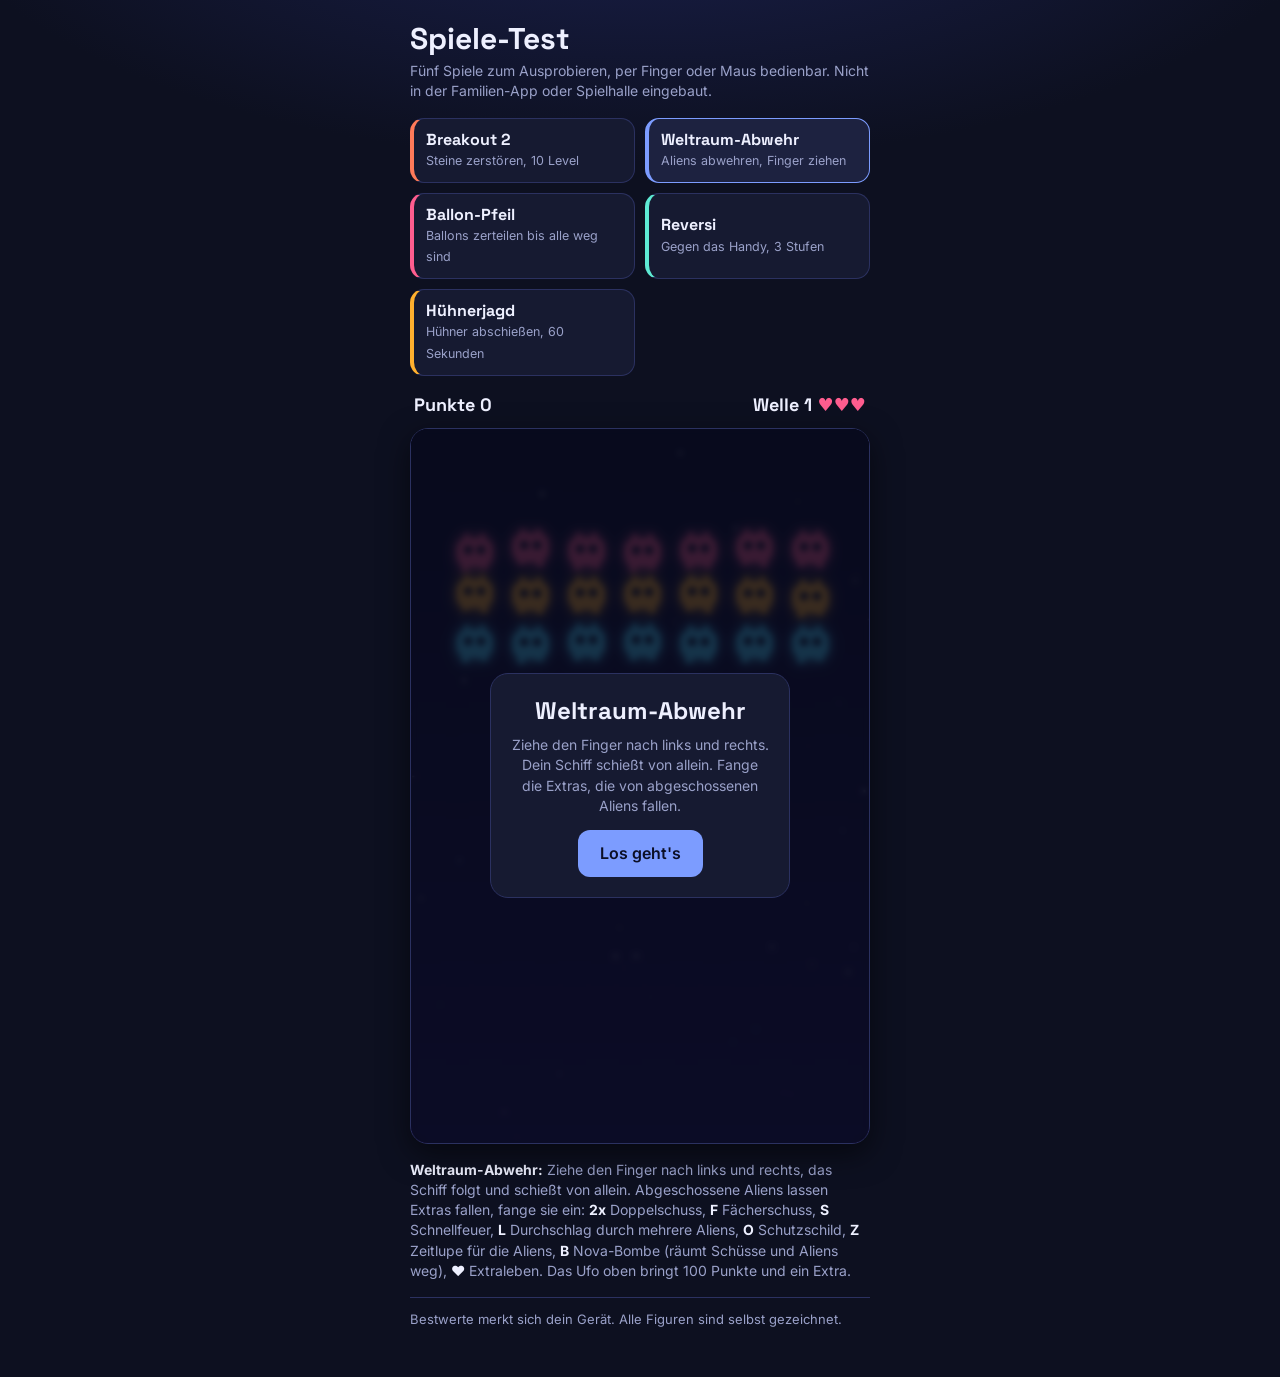
<file: site/spiele-test/index.html>
<!doctype html>
<html lang="de">
<head>
<meta charset="utf-8">
<meta name="viewport" content="width=device-width,initial-scale=1,viewport-fit=cover">
<meta name="robots" content="noindex">
<title>Spiele-Test</title>
<link rel="stylesheet" href="https://fonts.googleapis.com/css2?family=Space+Grotesk:wght@500;700&family=Inter:wght@400;600&display=swap">
<style>
/* Layout: Titel, vier Spielkarten, darunter das aktive Spiel in voller Breite mit Anzeige oben und Bedienung unten. */
:root{--bg:#0d1020;--panel:#161a31;--panel-2:#1d2240;--line:#2b3160;--text:#eef0ff;--muted:#9aa1c9;--ac:#7c9cff;--head:"Space Grotesk",system-ui,sans-serif;--body:"Inter",system-ui,sans-serif;color-scheme:dark}
*{box-sizing:border-box}
html,body{margin:0}
body{background:radial-gradient(1200px 500px at 50% -10%,#1b2150 0,var(--bg) 60%) no-repeat,var(--bg);color:var(--text);font-family:var(--body);font-size:15px;line-height:1.45;padding-block:22px 48px;padding-left:max(16px,env(safe-area-inset-left,0px));padding-right:max(16px,env(safe-area-inset-right,0px))}
.wrap{max-width:460px;margin:0 auto;display:flex;flex-direction:column;gap:16px}
h1{font-family:var(--head);font-size:30px;line-height:1.1;margin:0}
.sub{margin:6px 0 0;color:var(--muted);font-size:14px}
.menu{display:grid;grid-template-columns:repeat(2,1fr);gap:10px}
.menu button{font:inherit;text-align:left;background:var(--panel);color:var(--text);border:1px solid var(--line);border-radius:14px;padding:11px 12px;cursor:pointer;min-width:0;border-left:4px solid var(--c)}
.menu button b{display:block;font-family:var(--head);font-size:16px;line-height:1.2}
.menu button span{font-size:12.5px;color:var(--muted)}
.menu button[aria-pressed=true]{background:var(--panel-2);border-color:var(--c)}
button:focus-visible{outline:3px solid #fff;outline-offset:2px}
.game{display:flex;flex-direction:column;gap:10px}
.hud{display:flex;justify-content:space-between;align-items:center;font-family:var(--head);font-size:18px;padding:0 4px}
.hud b{font-weight:700;display:flex;align-items:center;gap:6px}
.cvw{position:relative;border-radius:18px;overflow:hidden;border:1px solid var(--line);background:#000;box-shadow:0 10px 30px #0008;width:100%}
canvas{display:block;width:100%;height:100%;touch-action:none;user-select:none;-webkit-user-select:none;cursor:crosshair}
.ov{position:absolute;inset:0;display:flex;align-items:center;justify-content:center;background:#080a1ccc;backdrop-filter:blur(3px);padding:16px}
.ov[hidden]{display:none}
.card{background:var(--panel);border:1px solid var(--line);border-radius:18px;padding:20px;text-align:center;max-width:300px}
.card h2{font-family:var(--head);margin:0 0 6px;font-size:24px}
.card p{margin:0 0 14px;color:var(--muted);font-size:14px}
.go{font:inherit;font-weight:600;background:var(--ac);color:#0b0f26;border:0;border-radius:12px;padding:12px 22px;font-size:16px;cursor:pointer}
.tools{display:flex;gap:8px;align-items:center;justify-content:space-between}
.seg{display:flex;background:var(--panel);border:1px solid var(--line);border-radius:12px;padding:3px;gap:2px}
.seg button,.mini,.big{font:inherit;color:var(--text);background:transparent;border:0;border-radius:9px;padding:9px 12px;cursor:pointer}
.seg button.on{background:var(--ac);color:#0b0f26;font-weight:600}
.mini{background:var(--panel);border:1px solid var(--line)}
.big{width:100%;background:var(--ac);color:#0b0f26;font-weight:600;font-size:17px;padding:14px;border-radius:14px}
.msg{margin:0;text-align:center;color:var(--muted);min-height:1.4em}
.dk,.lt{display:inline-block;width:16px;height:16px;border-radius:50%}
.dk{background:radial-gradient(circle at 35% 30%,#666,#050505 70%)}
.lt{background:radial-gradient(circle at 35% 30%,#fff,#bbb 75%)}
.howto{font-size:14px;color:var(--muted);margin:0}.howto b{color:var(--text)}
.note{font-size:13px;color:var(--muted);border-top:1px solid var(--line);padding-top:12px;margin:0}
@media (prefers-reduced-motion:reduce){*{transition:none!important}}
</style>
</head>
<body>
<main class="wrap">
  <header><h1>Spiele-Test</h1><p class="sub">Fünf Spiele zum Ausprobieren, per Finger oder Maus bedienbar. Nicht in der Familien-App oder Spielhalle eingebaut.</p></header>
  <nav class="menu" id="menu" aria-label="Spielauswahl"></nav>
  <section class="game" id="game"></section>
  <p class="howto" id="howto"></p>
  <p class="note">Bestwerte merkt sich dein Gerät. Alle Figuren sind selbst gezeichnet.</p>
</main>
<script>
"use strict";
const TAU = Math.PI * 2, clamp = (v, a, b) => Math.max(a, Math.min(b, v)), rnd = (a, b) => a + Math.random() * (b - a), pick = a => a[Math.random() * a.length | 0];
const el = (t, c) => { const e = document.createElement(t); if (c) e.className = c; return e; };
const store = { get(k) { try { return localStorage.getItem(k); } catch (e) { return null; } }, set(k, v) { try { localStorage.setItem(k, v); } catch (e) { /* egal */ } } };
function bestOf(key, score) { const b = Math.max(+store.get(key) || 0, score); store.set(key, b); return b; }
function rr(c, x, y, w, h, r) { c.beginPath(); if (c.roundRect) c.roundRect(x, y, w, h, r); else c.rect(x, y, w, h); }
function frame(update) { let id, last = performance.now(), dead = false; const f = t => { if (dead) return; const dt = Math.min(0.05, (t - last) / 1000); last = t; update(dt, t); id = requestAnimationFrame(f); }; id = requestAnimationFrame(f); return () => { dead = true; cancelAnimationFrame(id); }; }
function shell(box, w, h, tools) {
  box.innerHTML = `<div class="hud"><b id="hl"></b><b id="hr"></b></div><div class="cvw" style="aspect-ratio:${w}/${h}"><canvas></canvas><div class="ov" hidden></div></div>${tools || ""}`;
  const cv = box.querySelector("canvas"), dpr = Math.min(2, window.devicePixelRatio || 1); cv.width = w * dpr; cv.height = h * dpr;
  const c = cv.getContext("2d"); c.setTransform(dpr, 0, 0, dpr, 0, 0); const ov = box.querySelector(".ov");
  return { cv, c, w, h, box,
    pos: e => { const r = cv.getBoundingClientRect(); return { x: (e.clientX - r.left) * w / r.width, y: (e.clientY - r.top) * h / r.height }; },
    hud: (a, b) => { box.querySelector("#hl").innerHTML = a; box.querySelector("#hr").innerHTML = b; },
    overlay: (t, p, btn, cb) => { ov.hidden = false; ov.innerHTML = `<div class="card"><h2>${t}</h2><p>${p}</p><button class="go" type="button">${btn}</button></div>`; ov.querySelector(".go").onclick = () => { ov.hidden = true; cb(); }; } };
}
function burst(list, x, y, color, n, speed) { for (let i = 0; i < n; i++) { const a = rnd(0, TAU), v = rnd(0.3, 1) * speed; list.push({ x, y, vx: Math.cos(a) * v, vy: Math.sin(a) * v, life: 0, max: rnd(0.4, 0.9), c: color, r: rnd(1.5, 3.5) }); } }
function stepParts(c, list, dt, g) { for (let i = list.length - 1; i >= 0; i--) { const p = list[i]; p.life += dt; if (p.life > p.max) { list.splice(i, 1); continue; } p.vy += (g || 0) * dt; p.x += p.vx * dt; p.y += p.vy * dt; c.globalAlpha = 1 - p.life / p.max; c.fillStyle = p.c; c.beginPath(); c.arc(p.x, p.y, p.r, 0, TAU); c.fill(); } c.globalAlpha = 1; }
function stepTexts(c, list, dt) { for (let i = list.length - 1; i >= 0; i--) { const t = list[i]; t.life += dt; if (t.life > 0.9) { list.splice(i, 1); continue; } c.globalAlpha = 1 - t.life / 0.9; c.fillStyle = t.c; c.font = "700 " + (t.s || 20) + "px Space Grotesk, system-ui, sans-serif"; c.textAlign = "center"; c.fillText(t.t, t.x, t.y - t.life * 40); } c.globalAlpha = 1; }

/* ================= Weltraum-Abwehr ================= */
function space(box) {
  const S = shell(box, 360, 560), c = S.c, W = 360, H = 560;
  const stars = Array.from({ length: 60 }, () => ({ x: rnd(0, W), y: rnd(0, H), z: rnd(0.3, 1) }));
  const COLS = ["#ff5d8f", "#ffb02e", "#4dd8ff", "#a78bfa", "#5eead4"], keys = {};
  const PU = { D: { t: "2x", c: "#5eead4", n: "Doppelschuss" }, F: { t: "F", c: "#a78bfa", n: "Fächerschuss" }, S: { t: "S", c: "#ffd166", n: "Schnellfeuer" }, L: { t: "L", c: "#ff7a59", n: "Durchschlag" }, O: { t: "O", c: "#4dd8ff", n: "Schutzschild" }, H: { t: "♥", c: "#ff5d8f", n: "Extraleben" }, Z: { t: "Z", c: "#c4b5fd", n: "Zeitlupe" }, B: { t: "B", c: "#ffffff", n: "Nova-Bombe" } };
  const POOL = "DDDFFFSSLLOOHZZB";
  let st, tx = W / 2, best = +store.get("arc_space") || 0;
  const onKey = v => e => { if (e.key === "ArrowLeft" || e.key === "a") keys.l = v; if (e.key === "ArrowRight" || e.key === "d") keys.r = v; if (e.key.startsWith("Arrow")) e.preventDefault(); };
  const kd = onKey(true), ku = onKey(false); addEventListener("keydown", kd); addEventListener("keyup", ku);
  function wave(n) { st.n = n; st.al = []; const rows = Math.min(5, 3 + Math.floor(n / 2)); for (let r = 0; r < rows; r++) for (let k = 0; k < 7; k++) st.al.push({ x: 36 + k * 44, y: 84 + r * 36, r, w: 28, h: 22, ph: rnd(0, 6) }); st.dir = 1; st.banner = 1.6; st.eb = []; }
  function fresh() { st = { mode: "play", t: 0, score: 0, lives: 3, inv: 0, ship: { x: W / 2, y: 506 }, b: [], eb: [], pu: [], wp: "single", wpT: 0, rapid: 0, pierce: 0, slow: 0, shield: false, flash: 0, fire: 0, sh: 1.2, ufo: null, ufoT: 14, parts: [], txt: [], shake: 0 }; tx = W / 2; wave(1); window.__st = () => st; }
  function over() { st.mode = "over"; best = bestOf("arc_space", st.score); S.overlay("Spiel vorbei", `Punkte: ${st.score}<br>Bestwert: ${best}`, "Nochmal", fresh); }
  S.cv.addEventListener("pointerdown", e => { S.cv.setPointerCapture(e.pointerId); tx = S.pos(e).x; });
  S.cv.addEventListener("pointermove", e => { if (e.buttons || e.pointerType === "mouse") tx = S.pos(e).x; });
  const hit = (a, b) => a.x < b.x + b.w && a.x + a.w > b.x && a.y < b.y + b.h && a.y + a.h > b.y;
  function killAlien(i, noDrop) { const a = st.al.splice(i, 1)[0], pts = 10 + (4 - Math.min(4, a.r)) * 5; st.score += pts; burst(st.parts, a.x + 14, a.y + 11, COLS[a.r % 5], 14, 160); st.txt.push({ x: a.x + 14, y: a.y, t: "+" + pts, c: "#fff", life: 0, s: 14 }); if (!noDrop && Math.random() < 0.14) st.pu.push({ x: a.x + 14, y: a.y, k: POOL[Math.random() * POOL.length | 0] }); }
  function grab(k) {
    const sh = st.ship, p = PU[k]; st.txt.push({ x: sh.x, y: sh.y - 30, t: p.n, c: p.c, life: 0, s: 18 });
    if (k === "D" || k === "F") { st.wp = k === "D" ? "double" : "spread"; st.wpT = 12; } else if (k === "S") st.rapid = 10; else if (k === "L") st.pierce = 8; else if (k === "O") st.shield = true; else if (k === "Z") st.slow = 6;
    else if (k === "H") st.lives = Math.min(5, st.lives + 1);
    else if (k === "B") { st.flash = 0.3; st.eb = []; for (let i = st.al.length - 1; i >= 0; i--) if (Math.random() < 0.5) killAlien(i, true); }
  }
  function update(dt) {
    if (st.mode === "play") {
      st.t += dt; if (keys.l) tx -= 380 * dt; if (keys.r) tx += 380 * dt; tx = clamp(tx, 22, W - 22);
      const sh = st.ship, ts = st.slow > 0 ? 0.5 : 1; sh.x += clamp((tx - sh.x) * 14 * dt, -620 * dt, 620 * dt);
      st.fire -= dt;
      if (st.fire <= 0) { const pi = st.pierce > 0, y = sh.y - 18; if (st.wp === "double") st.b.push({ x: sh.x - 8, y, vx: 0, pi }, { x: sh.x + 8, y, vx: 0, pi }); else if (st.wp === "spread") st.b.push({ x: sh.x, y, vx: -95, pi }, { x: sh.x, y, vx: 0, pi }, { x: sh.x, y, vx: 95, pi }); else st.b.push({ x: sh.x, y, vx: 0, pi }); st.fire = st.rapid > 0 ? 0.11 : 0.25; }
      st.wpT = Math.max(0, st.wpT - dt); if (st.wpT === 0) st.wp = "single"; st.rapid = Math.max(0, st.rapid - dt); st.pierce = Math.max(0, st.pierce - dt); st.slow = Math.max(0, st.slow - dt);
      st.inv = Math.max(0, st.inv - dt); st.banner = Math.max(0, st.banner - dt); st.shake = Math.max(0, st.shake - dt); st.flash = Math.max(0, st.flash - dt);
      st.b.forEach(b => { b.y -= 640 * dt; b.x += b.vx * dt; }); st.b = st.b.filter(b => b.y > -20 && b.x > -10 && b.x < W + 10);
      const total = 7 * Math.min(5, 3 + Math.floor(st.n / 2)), sp = (32 + st.n * 7 + (1 - st.al.length / total) * 70) * ts;
      st.al.forEach(a => { a.x += st.dir * sp * dt; });
      if (st.al.some(a => a.x < 14 || a.x + a.w > W - 14)) { st.dir *= -1; st.al.forEach(a => { a.y += 14; a.x = clamp(a.x, 14, W - 14 - a.w); }); }
      if (st.al.some(a => a.y + a.h >= sh.y - 10)) { burst(st.parts, sh.x, sh.y, "#fff", 30, 220); over(); }
      st.sh -= dt * ts; if (st.sh <= 0 && st.al.length) { const bot = {}; st.al.forEach(a => { const k = Math.round(a.x / 44); if (!bot[k] || a.y > bot[k].y) bot[k] = a; }); const a = pick(Object.values(bot)); st.eb.push({ x: a.x + 12, y: a.y + 22, w: 5, h: 14 }); st.sh = Math.max(0.45, 1.3 - st.n * 0.1) * rnd(0.6, 1.1); }
      st.eb.forEach(b => { b.y += (200 + st.n * 12) * dt * ts; }); st.eb = st.eb.filter(b => b.y < H + 20);
      st.ufoT -= dt; if (st.ufoT <= 0 && !st.ufo) { st.ufo = { x: -40, w: 36, h: 16, y: 40 }; st.ufoT = 18; }
      if (st.ufo) { st.ufo.x += 100 * dt; if (st.ufo.x > W + 40) st.ufo = null; }
      st.b = st.b.filter(b => {
        const bb = { x: b.x - 2, y: b.y - 8, w: 4, h: 16 }; let alive = true;
        for (let i = st.al.length - 1; i >= 0; i--) if (hit(bb, st.al[i])) { killAlien(i); if (!b.pi) { alive = false; break; } }
        if (alive && st.ufo && hit(bb, { x: st.ufo.x, y: st.ufo.y, w: st.ufo.w, h: st.ufo.h })) { st.score += 100; st.txt.push({ x: st.ufo.x + 18, y: st.ufo.y, t: "+100", c: "#ffd166", life: 0, s: 22 }); burst(st.parts, st.ufo.x + 18, st.ufo.y + 8, "#ffd166", 24, 200); st.pu.push({ x: st.ufo.x + 18, y: st.ufo.y, k: pick(["D", "F", "S", "L", "O", "H", "B"]) }); st.ufo = null; if (!b.pi) alive = false; }
        return alive;
      });
      st.pu.forEach(p => { p.y += 90 * dt; }); st.pu = st.pu.filter(p => { if (Math.abs(p.x - sh.x) < 24 && Math.abs(p.y - sh.y) < 22) { grab(p.k); return false; } return p.y < H + 20; });
      const me = { x: sh.x - 14, y: sh.y - 10, w: 28, h: 22 };
      if (st.inv <= 0) { const k = st.eb.findIndex(b => hit(b, me)); if (k >= 0) { st.eb.splice(k, 1); if (st.shield) { st.shield = false; st.inv = 0.8; burst(st.parts, sh.x, sh.y, "#4dd8ff", 20, 200); } else { st.lives--; st.inv = 1.6; st.shake = 0.3; burst(st.parts, sh.x, sh.y, "#ff5d8f", 26, 220); if (st.lives <= 0) over(); } } }
      if (!st.al.length && st.mode === "play") { st.score += 100; wave(st.n + 1); }
    }
    draw(dt);
  }
  function chips() {
    const list = []; if (st.wpT > 0) list.push([st.wp === "double" ? "D" : "F", st.wpT, 12]); if (st.rapid > 0) list.push(["S", st.rapid, 10]); if (st.pierce > 0) list.push(["L", st.pierce, 8]); if (st.slow > 0) list.push(["Z", st.slow, 6]); if (st.shield) list.push(["O", 1, 1]);
    list.forEach(([k, v, m], i) => { const x = 8 + i * 40, p = PU[k]; c.fillStyle = "#0b0f26cc"; rr(c, x, 8, 36, 20, 8); c.fill(); c.fillStyle = p.c; rr(c, x + 3, 22, 30 * v / m, 3, 2); c.fill(); c.font = "700 11px Inter, sans-serif"; c.textAlign = "center"; c.fillText(p.t, x + 18, 19); });
  }
  function draw(dt) {
    c.save(); if (st.shake > 0) c.translate(rnd(-4, 4), rnd(-4, 4));
    const g = c.createLinearGradient(0, 0, 0, H); g.addColorStop(0, "#0a0b24"); g.addColorStop(1, st.slow > 0 ? "#2a2070" : "#1d1550"); c.fillStyle = g; c.fillRect(-10, -10, W + 20, H + 20);
    stars.forEach(s => { s.y += s.z * 40 * dt; if (s.y > H) { s.y = 0; s.x = rnd(0, W); } c.globalAlpha = s.z; c.fillStyle = "#fff"; c.fillRect(s.x, s.y, s.z * 2, s.z * 2); }); c.globalAlpha = 1;
    st.al.forEach(a => { const col = COLS[a.r % 5], bob = Math.sin(st.t * 6 + a.ph) * 2; c.shadowColor = col; c.shadowBlur = 10; c.fillStyle = col; rr(c, a.x, a.y + bob, a.w, a.h, 8); c.fill(); c.fillRect(a.x + 4, a.y + a.h - 2 + bob, 5, 5 + bob * 0.5); c.fillRect(a.x + a.w - 9, a.y + a.h - 2 + bob, 5, 5 - bob * 0.5); c.fillRect(a.x + 6, a.y - 4 + bob, 3, 5); c.fillRect(a.x + a.w - 9, a.y - 4 + bob, 3, 5); c.shadowBlur = 0; c.fillStyle = "#0b0f26"; c.beginPath(); c.arc(a.x + 9, a.y + 9 + bob, 3.2, 0, TAU); c.arc(a.x + a.w - 9, a.y + 9 + bob, 3.2, 0, TAU); c.fill(); });
    if (st.ufo) { const u = st.ufo; c.shadowColor = "#ffd166"; c.shadowBlur = 14; c.fillStyle = "#ffd166"; c.beginPath(); c.ellipse(u.x + 18, u.y + 9, 18, 7, 0, 0, TAU); c.fill(); c.fillStyle = "#fff3c4"; c.beginPath(); c.ellipse(u.x + 18, u.y + 4, 9, 6, 0, Math.PI, TAU); c.fill(); c.shadowBlur = 0; }
    st.b.forEach(b => { c.shadowColor = b.pi ? "#ff7a59" : "#5eead4"; c.shadowBlur = 10; c.fillStyle = b.pi ? "#ffb08a" : "#5eead4"; rr(c, b.x - 2, b.y - 8, 4, b.pi ? 20 : 16, 2); c.fill(); });
    c.shadowColor = "#ff5d8f"; c.fillStyle = "#ff8fb1"; st.eb.forEach(b => { rr(c, b.x, b.y, b.w, b.h, 2); c.fill(); }); c.shadowBlur = 0;
    st.pu.forEach(p => { const q = PU[p.k]; c.shadowColor = q.c; c.shadowBlur = 10; c.fillStyle = q.c; rr(c, p.x - 15, p.y - 9, 30, 18, 9); c.fill(); c.shadowBlur = 0; c.fillStyle = "#0b0f26"; c.font = "700 12px Inter, sans-serif"; c.textAlign = "center"; c.fillText(q.t, p.x, p.y + 4); });
    if (st.mode === "play" || (st.mode === "over" && st.lives > 0)) { const sh = st.ship; if (st.inv <= 0 || Math.floor(st.inv * 12) % 2) { c.shadowColor = "#7c9cff"; c.shadowBlur = 14; c.fillStyle = "#7c9cff"; c.beginPath(); c.moveTo(sh.x, sh.y - 20); c.lineTo(sh.x + 17, sh.y + 12); c.lineTo(sh.x + 6, sh.y + 7); c.lineTo(sh.x - 6, sh.y + 7); c.lineTo(sh.x - 17, sh.y + 12); c.closePath(); c.fill(); c.shadowBlur = 0; c.fillStyle = "#dbe4ff"; c.beginPath(); c.ellipse(sh.x, sh.y - 2, 3.5, 7, 0, 0, TAU); c.fill(); c.fillStyle = "#ffb02e"; c.beginPath(); c.moveTo(sh.x - 4, sh.y + 8); c.lineTo(sh.x, sh.y + 14 + Math.random() * 8); c.lineTo(sh.x + 4, sh.y + 8); c.fill(); }
      if (st.shield) { c.strokeStyle = "#4dd8ff"; c.lineWidth = 2.5; c.globalAlpha = 0.6 + Math.sin(st.t * 8) * 0.3; c.beginPath(); c.arc(sh.x, sh.y - 2, 26, 0, TAU); c.stroke(); c.globalAlpha = 1; } }
    stepParts(c, st.parts, dt, 0); stepTexts(c, st.txt, dt);
    if (st.flash > 0) { c.globalAlpha = st.flash / 0.3 * 0.7; c.fillStyle = "#fff"; c.fillRect(0, 0, W, H); c.globalAlpha = 1; }
    if (st.banner > 0) { c.globalAlpha = Math.min(1, st.banner); c.fillStyle = "#fff"; c.font = "700 30px Space Grotesk, system-ui, sans-serif"; c.textAlign = "center"; c.fillText("Welle " + st.n, W / 2, 300); c.globalAlpha = 1; }
    chips(); c.restore();
    S.hud(`Punkte ${st.score}`, `Welle ${st.n} <span style="color:#ff5d8f">${"♥".repeat(Math.max(0, st.lives))}</span>`);
  }
  fresh(); st.mode = "wait"; draw(0);
  S.overlay("Weltraum-Abwehr", "Ziehe den Finger nach links und rechts. Dein Schiff schießt von allein. Fange die Extras, die von abgeschossenen Aliens fallen.", "Los geht's", fresh);
  const stop = frame(update); return () => { stop(); removeEventListener("keydown", kd); removeEventListener("keyup", ku); };
}

/* ================= Ballon-Pfeil ================= */
function balloons(box) {
  const S = shell(box, 360, 560), c = S.c, W = 360, H = 560, FL = 516, CE = 34, G = 720, keys = {};
  const COLS = ["#ff5d8f", "#ffb02e", "#4dd8ff", "#a78bfa", "#5eead4", "#ff7a59"], R = { 4: 38, 3: 27, 2: 19, 1: 12 }, VB = { 4: -610, 3: -550, 2: -490, 1: -430 };
  const PU = { D: { t: "2x", c: "#5eead4", n: "Doppelpfeil" }, S: { t: "S", c: "#ffd166", n: "Schneller Pfeil" }, Z: { t: "Z", c: "#c4b5fd", n: "Eingefroren" }, O: { t: "O", c: "#4dd8ff", n: "Schutzschild" }, H: { t: "♥", c: "#ff5d8f", n: "Extraleben" } };
  const POOL = "DDDSSZZOOH";
  let st, tx = W / 2, best = +store.get("arc_balloon") || 0;
  const onKey = v => e => { if (e.key === "ArrowLeft" || e.key === "a") keys.l = v; if (e.key === "ArrowRight" || e.key === "d") keys.r = v; if (e.key.startsWith("Arrow")) e.preventDefault(); };
  const kd = onKey(true), ku = onKey(false); addEventListener("keydown", kd); addEventListener("keyup", ku);
  const mk = (size, x, y, dir) => ({ size, x, y, vx: dir * (70 + (4 - size) * 18), vy: 0, col: pick(COLS), r: R[size] });
  function level(n) { const k = n - 1, size = Math.min(4, 3 + Math.floor(k / 3)), cnt = 1 + k % 3; st.balls = []; for (let i = 0; i < cnt; i++) st.balls.push(mk(size, W * (i + 1) / (cnt + 1), 110 + i * 20, i % 2 ? 1 : -1)); st.arrows = []; st.n = n; st.banner = 1.5; st.fireT = 0.5; st.pu = []; }
  function fresh() { st = { mode: "play", score: 0, lives: 3, inv: 0, px: W / 2, dbl: 0, fast: 0, freeze: 0, shield: false, parts: [], txt: [], shake: 0, t: 0 }; tx = W / 2; level(1); window.__st = () => st; }
  function over() { st.mode = "over"; best = bestOf("arc_balloon", st.score); S.overlay("Spiel vorbei", `Punkte: ${st.score}<br>Bestwert: ${best}`, "Nochmal", fresh); }
  S.cv.addEventListener("pointerdown", e => { S.cv.setPointerCapture(e.pointerId); tx = S.pos(e).x; });
  S.cv.addEventListener("pointermove", e => { if (e.buttons || e.pointerType === "mouse") tx = S.pos(e).x; });
  function split(i) {
    const b = st.balls.splice(i, 1)[0]; burst(st.parts, b.x, b.y, b.col, 14 + b.size * 3, 170); st.score += 10 * b.size; st.txt.push({ x: b.x, y: b.y, t: "+" + 10 * b.size, c: "#fff", life: 0, s: 16 });
    if (b.size > 1) { const a = mk(b.size - 1, b.x - 4, b.y, -1), d = mk(b.size - 1, b.x + 4, b.y, 1); a.col = d.col = b.col; a.vy = d.vy = -320; st.balls.push(a, d); }
    if (Math.random() < 0.12) st.pu.push({ x: b.x, y: b.y, k: POOL[Math.random() * POOL.length | 0] });
  }
  function grab(k) { const p = PU[k]; st.txt.push({ x: st.px, y: FL - 50, t: p.n, c: p.c, life: 0, s: 18 }); if (k === "D") st.dbl = 12; else if (k === "S") st.fast = 12; else if (k === "Z") st.freeze = 4; else if (k === "O") st.shield = true; else if (k === "H") st.lives = Math.min(5, st.lives + 1); }
  function update(dt) {
    if (st.mode === "play") {
      st.t += dt; if (keys.l) tx -= 380 * dt; if (keys.r) tx += 380 * dt; tx = clamp(tx, 20, W - 20); st.px += clamp((tx - st.px) * 14 * dt, -600 * dt, 600 * dt);
      st.inv = Math.max(0, st.inv - dt); st.banner = Math.max(0, st.banner - dt); st.shake = Math.max(0, st.shake - dt); st.dbl = Math.max(0, st.dbl - dt); st.fast = Math.max(0, st.fast - dt); st.freeze = Math.max(0, st.freeze - dt);
      st.fireT -= dt; const maxA = st.dbl > 0 ? 2 : 1;
      if (st.arrows.length < maxA && st.fireT <= 0) { st.arrows.push({ x: st.px, tip: FL, stuck: 0 }); st.fireT = st.fast > 0 ? 0.08 : 0.2; }
      st.arrows.forEach(a => { if (a.tip > CE) { a.tip = Math.max(CE, a.tip - (st.fast > 0 ? 900 : 620) * dt); } else a.stuck += dt; });
      for (const a of st.arrows) { const i = st.balls.findIndex(b => Math.abs(b.x - a.x) <= b.r && b.y + b.r >= a.tip && b.y - b.r <= FL); if (i >= 0) { split(i); a.dead = true; } else if (a.stuck > 0.25) a.dead = true; }
      st.arrows = st.arrows.filter(a => !a.dead);
      if (st.freeze <= 0) st.balls.forEach(b => {
        b.vy += G * dt; b.x += b.vx * dt; b.y += b.vy * dt;
        if (b.x < b.r) { b.x = b.r; b.vx = Math.abs(b.vx); } if (b.x > W - b.r) { b.x = W - b.r; b.vx = -Math.abs(b.vx); }
        if (b.y + b.r > FL) { b.y = FL - b.r; b.vy = VB[b.size]; } if (b.y - b.r < CE) { b.y = CE + b.r; b.vy = Math.abs(b.vy) * 0.4; }
      });
      st.pu.forEach(p => { p.y = Math.min(FL - 10, p.y + 130 * dt); }); st.pu = st.pu.filter(p => { if (Math.abs(p.x - st.px) < 26 && p.y > FL - 40) { grab(p.k); return false; } return true; });
      if (st.inv <= 0) { const i = st.balls.findIndex(b => Math.hypot(b.x - st.px, b.y - (FL - 12)) < b.r + 10); if (i >= 0) { const b = st.balls[i]; b.vx = b.x < st.px ? -Math.abs(b.vx) : Math.abs(b.vx); b.vy = -420; if (st.shield) { st.shield = false; st.inv = 0.8; burst(st.parts, st.px, FL - 12, "#4dd8ff", 20, 200); } else { st.lives--; st.inv = 1.6; st.shake = 0.3; burst(st.parts, st.px, FL - 12, "#ff5d8f", 26, 220); if (st.lives <= 0) over(); } } }
      if (!st.balls.length && st.mode === "play") { st.score += 50 * st.n; st.txt.push({ x: W / 2, y: 260, t: "Geschafft! +" + 50 * st.n, c: "#fff", life: 0, s: 26 }); level(st.n + 1); }
    }
    draw(dt);
  }
  function shade(hex) { const n = parseInt(hex.slice(1), 16), f = 0.62; return `rgb(${(n >> 16) * f | 0},${(n >> 8 & 255) * f | 0},${(n & 255) * f | 0})`; }
  function draw(dt) {
    c.save(); if (st.shake > 0) c.translate(rnd(-4, 4), rnd(-4, 4));
    const g = c.createLinearGradient(0, 0, 0, H); g.addColorStop(0, "#2b3a8f"); g.addColorStop(1, "#ff9e7a"); c.fillStyle = g; c.fillRect(-10, -10, W + 20, H + 20);
    c.fillStyle = "#3a2a5e"; c.fillRect(0, FL, W, H - FL); c.fillStyle = "#5eead4"; c.fillRect(0, FL, W, 4);
    c.fillStyle = "#4b4f7a"; c.fillRect(0, 0, W, CE - 6); c.fillStyle = "#9aa1c9"; for (let x = 0; x < W; x += 16) { c.beginPath(); c.moveTo(x, CE - 6); c.lineTo(x + 8, CE + 2); c.lineTo(x + 16, CE - 6); c.fill(); }
    st.balls.forEach(b => { const gr = c.createRadialGradient(b.x - b.r * 0.35, b.y - b.r * 0.4, 2, b.x, b.y, b.r * 1.1); gr.addColorStop(0, "#fff"); gr.addColorStop(0.28, b.col); gr.addColorStop(1, shade(b.col)); c.fillStyle = gr; c.beginPath(); c.arc(b.x, b.y, b.r, 0, TAU); c.fill(); if (st.freeze > 0) { c.strokeStyle = "#bfe9ff"; c.lineWidth = 3; c.stroke(); c.fillStyle = "#bfe9ff55"; c.fill(); } });
    c.strokeStyle = "#fff"; c.lineWidth = 2.5; st.arrows.forEach(a => { c.beginPath(); c.moveTo(a.x, FL - 6); c.lineTo(a.x, a.tip + 8); c.stroke(); c.fillStyle = "#fff"; c.beginPath(); c.moveTo(a.x, a.tip - 2); c.lineTo(a.x - 5, a.tip + 9); c.lineTo(a.x + 5, a.tip + 9); c.fill(); });
    st.pu.forEach(p => { const q = PU[p.k]; c.shadowColor = q.c; c.shadowBlur = 10; c.fillStyle = q.c; rr(c, p.x - 15, p.y - 9, 30, 18, 9); c.fill(); c.shadowBlur = 0; c.fillStyle = "#0b0f26"; c.font = "700 12px Inter, sans-serif"; c.textAlign = "center"; c.fillText(q.t, p.x, p.y + 4); });
    if (st.mode !== "wait" || true) { if (st.inv <= 0 || Math.floor(st.inv * 12) % 2) { const x = st.px; c.fillStyle = "#7c9cff"; c.beginPath(); c.arc(x, FL - 10, 11, 0, TAU); c.fill(); c.fillStyle = "#ffd9b8"; c.beginPath(); c.arc(x, FL - 26, 8, 0, TAU); c.fill(); c.fillStyle = "#e63946"; c.beginPath(); c.moveTo(x - 10, FL - 29); c.lineTo(x, FL - 46); c.lineTo(x + 10, FL - 29); c.fill(); c.fillStyle = "#111"; c.fillRect(x - 4, FL - 27, 2, 3); c.fillRect(x + 2, FL - 27, 2, 3); }
      if (st.shield) { c.strokeStyle = "#4dd8ff"; c.lineWidth = 2.5; c.beginPath(); c.arc(st.px, FL - 20, 28, 0, TAU); c.stroke(); } }
    stepParts(c, st.parts, dt, 300); stepTexts(c, st.txt, dt);
    const list = []; if (st.dbl > 0) list.push(["D", st.dbl, 12]); if (st.fast > 0) list.push(["S", st.fast, 12]); if (st.freeze > 0) list.push(["Z", st.freeze, 4]); if (st.shield) list.push(["O", 1, 1]);
    list.forEach(([k, v, m], i) => { const x = 8 + i * 40, p = PU[k]; c.fillStyle = "#0b0f26cc"; rr(c, x, 40, 36, 20, 8); c.fill(); c.fillStyle = p.c; rr(c, x + 3, 54, 30 * v / m, 3, 2); c.fill(); c.font = "700 11px Inter, sans-serif"; c.textAlign = "center"; c.fillText(p.t, x + 18, 51); });
    if (st.banner > 0) { c.globalAlpha = Math.min(1, st.banner); c.fillStyle = "#fff"; c.font = "700 30px Space Grotesk, system-ui, sans-serif"; c.textAlign = "center"; c.fillText("Runde " + st.n, W / 2, 300); c.globalAlpha = 1; }
    c.restore();
    S.hud(`Punkte ${st.score}`, `Runde ${st.n} <span style="color:#ff5d8f">${"♥".repeat(Math.max(0, st.lives))}</span>`);
  }
  fresh(); st.mode = "wait"; draw(0);
  S.overlay("Ballon-Pfeil", "Ziehe den Finger nach links und rechts. Du schießt von allein Pfeile nach oben. Jeder Treffer teilt den Ballon, bis alle weg sind. Weiche den Ballons aus!", "Los geht's", fresh);
  const stop = frame(update); return () => { stop(); removeEventListener("keydown", kd); removeEventListener("keyup", ku); };
}

/* ================= Reversi ================= */
function reversi(box) {
  const tools = `<div class="tools"><div class="seg" id="lv"><button type="button" data-d="1">Leicht</button><button type="button" data-d="3" class="on">Mittel</button><button type="button" data-d="5">Schwer</button></div><button class="mini" id="nw" type="button">Neues Spiel</button></div><p class="msg" id="rm"></p>`;
  const S = shell(box, 360, 360, tools), c = S.c, rm = box.querySelector("#rm");
  const DIRS = [[-1, -1], [-1, 0], [-1, 1], [0, -1], [0, 1], [1, -1], [1, 0], [1, 1]];
  const WR = [[100, -20, 10, 5], [-20, -50, -2, -2], [10, -2, -1, -1], [5, -2, -1, -1]], WT = [];
  for (let r = 0; r < 8; r++) for (let k = 0; k < 8; k++) WT.push(WR[r < 4 ? r : 7 - r][k < 4 ? k : 7 - k]);
  let b, turn, depth = 3, busy, over, dead = false, last = -1, flip = {}, placeT = 0, timer = null, passMsg = "";
  function flipsAt(bd, i, p) { if (bd[i]) return []; const r = i >> 3, k = i & 7, out = []; for (const [dr, dk] of DIRS) { let y = r + dr, x = k + dk; const tmp = []; while (y >= 0 && y < 8 && x >= 0 && x < 8 && bd[y * 8 + x] === 3 - p) { tmp.push(y * 8 + x); y += dr; x += dk; } if (tmp.length && y >= 0 && y < 8 && x >= 0 && x < 8 && bd[y * 8 + x] === p) out.push(...tmp); } return out; }
  function legal(bd, p) { const m = []; for (let i = 0; i < 64; i++) { const f = flipsAt(bd, i, p); if (f.length) m.push([i, f]); } return m; }
  function ev(bd) { let s = 0; for (let i = 0; i < 64; i++) { if (bd[i] === 2) s += WT[i]; else if (bd[i] === 1) s -= WT[i]; } return s + 6 * (legal(bd, 2).length - legal(bd, 1).length); }
  function mm(bd, p, d, al, be) {
    const ms = legal(bd, p);
    if (!ms.length) { const o = legal(bd, 3 - p); if (!o.length) { let s = 0; bd.forEach(x => { if (x === 2) s++; else if (x === 1) s--; }); return s * 1000; } return mm(bd, 3 - p, d, al, be); }
    if (d === 0) return ev(bd);
    let best = p === 2 ? -1e9 : 1e9;
    for (const [i, f] of ms) { const nb = bd.slice(); nb[i] = p; f.forEach(k => { nb[k] = p; }); const v = mm(nb, 3 - p, d - 1, al, be); if (p === 2) { best = Math.max(best, v); al = Math.max(al, v); } else { best = Math.min(best, v); be = Math.min(be, v); } if (be <= al) break; }
    return best;
  }
  function aiPick() {
    const ms = legal(b, 2); if (depth === 1) { let best = -1, pk = ms[0]; ms.forEach(m => { const s = m[1].length + ([0, 7, 56, 63].includes(m[0]) ? 8 : 0) + rnd(0, 3); if (s > best) { best = s; pk = m; } }); return pk; }
    let best = -1e9, pk = ms[0]; ms.sort(() => Math.random() - 0.5).forEach(m => { const nb = b.slice(); nb[m[0]] = 2; m[1].forEach(k => { nb[k] = 2; }); const v = mm(nb, 1, depth - 1, -1e9, 1e9); if (v > best) { best = v; pk = m; } }); return pk;
  }
  function counts() { let a = 0, z = 0; b.forEach(x => { if (x === 1) a++; else if (x === 2) z++; }); return [a, z]; }
  function apply(m, p) { const now = performance.now(); b[m[0]] = p; m[1].forEach((k, j) => { flip[k] = { t0: now + j * 60, from: 3 - p }; b[k] = p; }); last = m[0]; placeT = now; }
  function nextTurn(p) {
    const [a, z] = counts(); const me = legal(b, 1), ai = legal(b, 2);
    if (!me.length && !ai.length) { over = true; rm.textContent = a > z ? `Gewonnen! ${a} : ${z}` : a < z ? `Verloren. ${a} : ${z}` : `Unentschieden ${a} : ${z}`; return; }
    const want = 3 - p, ml = want === 1 ? me : ai;
    if (!ml.length) { passMsg = want === 1 ? "Du hast keinen Zug und musst passen." : "Gegner muss passen."; turn = p; } else { passMsg = ""; turn = want; }
    if (turn === 1) rm.textContent = passMsg || "Du bist dran. Tippe ein markiertes Feld."; else { rm.textContent = (passMsg ? passMsg + " " : "") + "Gegner denkt …"; timer = setTimeout(() => { if (dead) return; busy = false; const m = aiPick(); apply(m, 2); nextTurn(2); }, 700); busy = true; }
    if (turn === 1) busy = false;
  }
  S.cv.addEventListener("pointerdown", e => { if (busy || over || turn !== 1) return; const p = S.pos(e), k = Math.floor((p.x - 12) / 42), r = Math.floor((p.y - 12) / 42); if (k < 0 || k > 7 || r < 0 || r > 7) return; const f = flipsAt(b, r * 8 + k, 1); if (!f.length) return; apply([r * 8 + k, f], 1); nextTurn(1); });
  function reset() { clearTimeout(timer); b = Array(64).fill(0); b[27] = 2; b[28] = 1; b[35] = 1; b[36] = 2; turn = 1; busy = false; over = false; last = -1; flip = {}; rm.textContent = "Du spielst Schwarz und beginnst. Tippe ein markiertes Feld."; }
  box.querySelectorAll("#lv button").forEach(bt => { bt.onclick = () => { depth = +bt.dataset.d; box.querySelectorAll("#lv button").forEach(x => x.classList.toggle("on", x === bt)); reset(); }; });
  box.querySelector("#nw").onclick = reset;
  function disc(x, y, v, sx, sc) {
    c.save(); c.translate(x, y); c.scale(sx * sc, sc); c.shadowColor = "#0008"; c.shadowBlur = 6; c.shadowOffsetY = 3;
    const g = c.createRadialGradient(-6, -7, 2, 0, 0, 18); if (v === 1) { g.addColorStop(0, "#777"); g.addColorStop(0.5, "#161616"); g.addColorStop(1, "#000"); } else { g.addColorStop(0, "#fff"); g.addColorStop(0.7, "#e4e4e4"); g.addColorStop(1, "#b9b9b9"); }
    c.fillStyle = g; c.beginPath(); c.arc(0, 0, 17, 0, TAU); c.fill(); c.restore();
  }
  function draw(dt, now) {
    c.clearRect(0, 0, 360, 360); c.fillStyle = "#12382b"; rr(c, 0, 0, 360, 360, 0); c.fill();
    for (let r = 0; r < 8; r++) for (let k = 0; k < 8; k++) { c.fillStyle = (r + k) % 2 ? "#1c7a58" : "#1f8a63"; rr(c, 12 + k * 42 + 1, 12 + r * 42 + 1, 40, 40, 5); c.fill(); }
    const hints = !over && turn === 1 && !busy ? legal(b, 1) : [];
    hints.forEach(([i]) => { c.fillStyle = "#ffffff55"; c.beginPath(); c.arc(12 + (i & 7) * 42 + 21, 12 + (i >> 3) * 42 + 21, 6, 0, TAU); c.fill(); });
    for (let i = 0; i < 64; i++) { if (!b[i]) continue; const x = 12 + (i & 7) * 42 + 21, y = 12 + (i >> 3) * 42 + 21; let v = b[i], sx = 1, sc = 1; const f = flip[i];
      if (f) { const p = (now - f.t0) / 380; if (p < 0) v = f.from; else if (p < 1) { sx = Math.abs(Math.cos(p * Math.PI)); v = p < 0.5 ? f.from : b[i]; sc = 1 + Math.sin(p * Math.PI) * 0.12; } else delete flip[i]; }
      if (i === last) { const p = clamp((now - placeT) / 220, 0, 1); sc = 0.3 + 0.7 * p; }
      disc(x, y, v, sx || 0.02, sc);
      if (i === last) { c.strokeStyle = "#ffd166"; c.lineWidth = 2; c.beginPath(); c.arc(x, y, 20, 0, TAU); c.stroke(); } }
    const [a, z] = counts(); S.hud(`<i class="dk"></i> Du ${a}`, `Gegner ${z} <i class="lt"></i>`);
  }
  reset(); const stop = frame((dt, t) => draw(dt, performance.now()));
  return () => { dead = true; clearTimeout(timer); stop(); };
}

/* ================= Hühnerjagd ================= */
function huhn(box) {
  const tools = `<button class="big" id="rl" type="button">Nachladen</button>`;
  const S = shell(box, 360, 480, tools), c = S.c, W = 360, H = 480;
  let st, best = +store.get("arc_huhn") || 0, aim = { x: W / 2, y: H / 2, show: false, flash: 0 };
  const hills = [{ y: 330, s: 0.5, col: "#3b7d5a" }, { y: 380, s: 0.75, col: "#2f9d62" }, { y: 440, s: 1.0, col: "#257a4a" }];
  function fresh() { st = { mode: "play", t: 60, score: 0, ammo: 8, rel: 0, ch: [], parts: [], txt: [], sp: 0.4, clock: 0, msg: "", msgT: 0 }; }
  function over() { st.mode = "over"; best = bestOf("arc_huhn", st.score); S.overlay("Zeit um!", `Punkte: ${st.score}<br>Bestwert: ${best}`, "Nochmal", fresh); }
  function spawn() { const run = Math.random() < 0.4, dir = Math.random() < 0.5 ? 1 : -1; let o;
    if (run) { const h = pick(hills); o = { run: true, s: h.s, y: h.y - 6 * h.s, dir }; } else { const s = rnd(0.45, 1.15); o = { run: false, s, y: rnd(60, 270), dir, amp: rnd(6, 22) }; }
    o.x = dir > 0 ? -50 : W + 50; o.v = rnd(70, 170) * (0.6 + o.s * 0.5) * (run ? 0.8 : 1); o.ph = rnd(0, 6); o.y0 = o.y; o.dead = false; o.rot = 0; o.vy = 0; st.ch.push(o); }
  const pts = s => s < 0.6 ? 25 : s < 0.9 ? 15 : 10;
  function reload() { if (st.mode !== "play" || st.rel > 0 || st.ammo === 8) return; st.rel = 0.9; }
  box.querySelector("#rl").onclick = reload;
  const kd = e => { if (e.key === "r" || e.key === "R" || e.key === " ") { reload(); e.preventDefault(); } }; addEventListener("keydown", kd);
  S.cv.style.cursor = "none";
  S.cv.addEventListener("pointermove", e => { const p = S.pos(e); aim.x = p.x; aim.y = p.y; aim.show = e.pointerType === "mouse"; });
  S.cv.addEventListener("pointerdown", e => {
    if (st.mode !== "play") return; const p = S.pos(e); aim.x = p.x; aim.y = p.y; aim.flash = 0.25;
    if (st.rel > 0) return; if (st.ammo <= 0) { st.msg = "Nachladen!"; st.msgT = 0.8; return; }
    st.ammo--;
    const order = st.ch.filter(o => !o.dead).sort((a, b) => b.s - a.s);
    for (const o of order) { if (Math.abs(p.x - o.x) <= 26 * o.s + 8 && Math.abs(p.y - (o.y - 8 * o.s)) <= 22 * o.s + 8) { o.dead = true; o.vy = -80; const sc = pts(o.s); st.score += sc; st.txt.push({ x: o.x, y: o.y - 20 * o.s, t: "+" + sc, c: "#fff", life: 0, s: 22 }); burst(st.parts, o.x, o.y - 8, "#f5e6c8", 12, 150); return; } }
    burst(st.parts, p.x, p.y, "#e8e0c8", 6, 70);
  });
  function chicken(o, t) {
    c.save(); c.translate(o.x, o.y); c.rotate(o.rot); c.scale(o.dir * o.s, o.s);
    const flap = o.dead ? 0.8 : o.run ? Math.sin(t * 18 + o.ph) * 0.25 : Math.sin(t * 16 + o.ph) * 0.9;
    if (o.run && !o.dead) { c.strokeStyle = "#e0a63a"; c.lineWidth = 3; const l = Math.sin(t * 18 + o.ph) * 8; c.beginPath(); c.moveTo(-4, 8); c.lineTo(-4 + l, 22); c.moveTo(6, 8); c.lineTo(6 - l, 22); c.stroke(); }
    c.fillStyle = "#1f6f6a"; for (let i = -1; i <= 1; i++) { c.beginPath(); c.ellipse(-24, -8 + i * 6, 12, 4, i * 0.4, 0, TAU); c.fill(); }
    c.fillStyle = "#7a3f1d"; c.beginPath(); c.ellipse(0, -4, 24, 17, 0, 0, TAU); c.fill();
    c.fillStyle = "#a45a2b"; c.beginPath(); c.ellipse(4, 2, 16, 9, 0, 0, TAU); c.fill();
    c.fillStyle = "#7a3f1d"; c.beginPath(); c.ellipse(16, -14, 9, 10, -0.3, 0, TAU); c.fill();
    c.fillStyle = "#e63946"; [0, 1, 2].forEach(i => { c.beginPath(); c.arc(11 + i * 4, -24 + (i === 1 ? -2 : 0), 3.2, 0, TAU); c.fill(); });
    c.beginPath(); c.arc(25, -8, 3, 0, TAU); c.fill();
    c.fillStyle = "#ffb703"; c.beginPath(); c.moveTo(23, -16); c.lineTo(33, -13); c.lineTo(23, -10); c.fill();
    c.fillStyle = "#fff"; c.beginPath(); c.arc(19, -16, 3, 0, TAU); c.fill(); c.fillStyle = "#111"; c.beginPath(); c.arc(20, -16, 1.5, 0, TAU); c.fill();
    c.save(); c.translate(-2, -8); c.rotate(-flap); c.fillStyle = "#5a2c12"; c.beginPath(); c.ellipse(-4, -6, 18, 8, -0.2, 0, TAU); c.fill(); c.restore();
    c.restore();
  }
  function update(dt, t) {
    t /= 1000;
    if (st.mode === "play") {
      st.clock += dt; st.t -= dt; st.msgT = Math.max(0, st.msgT - dt); aim.flash = Math.max(0, aim.flash - dt);
      if (st.rel > 0) { st.rel -= dt; if (st.rel <= 0) { st.rel = 0; st.ammo = 8; } }
      st.sp -= dt; if (st.sp <= 0 && st.ch.filter(o => !o.dead).length < 8) { spawn(); st.sp = rnd(0.35, 0.9); }
      st.ch.forEach(o => { if (o.dead) { o.vy += 700 * dt; o.y += o.vy * dt; o.rot += o.dir * 7 * dt; o.x += o.dir * 20 * dt; } else { o.x += o.dir * o.v * dt; if (!o.run) o.y = o.y0 + Math.sin(st.clock * 3 + o.ph) * o.amp; } });
      st.ch = st.ch.filter(o => o.dead ? o.y < H + 80 : o.x > -80 && o.x < W + 80);
      if (st.t <= 0) { st.t = 0; over(); }
    }
    draw(dt, t);
  }
  function draw(dt, t) {
    const g = c.createLinearGradient(0, 0, 0, 330); g.addColorStop(0, "#5aa9ff"); g.addColorStop(1, "#ffe1b8"); c.fillStyle = g; c.fillRect(0, 0, W, H);
    c.fillStyle = "#fff6c9"; c.beginPath(); c.arc(290, 70, 28, 0, TAU); c.fill();
    c.fillStyle = "#7d8fb8"; c.beginPath(); c.moveTo(0, 330); c.lineTo(60, 240); c.lineTo(120, 300); c.lineTo(200, 220); c.lineTo(280, 305); c.lineTo(340, 250); c.lineTo(360, 280); c.lineTo(360, 340); c.lineTo(0, 340); c.fill();
    const items = st.ch.map(o => ({ s: o.s, o })); let hi = 0;
    hills.forEach((h, i) => { c.fillStyle = h.col; c.beginPath(); c.moveTo(0, h.y + 10); for (let x = 0; x <= W; x += 20) c.lineTo(x, h.y - 6 * h.s + Math.sin(x * 0.03 + i) * 8 * h.s + 8); c.lineTo(W, H); c.lineTo(0, H); c.fill();
      items.filter(it => (i === hills.length - 1 || it.s <= h.s + 0.001) && it.s > (i ? hills[i - 1].s + 0.001 : 0)).sort((a, b) => a.s - b.s).forEach(it => chicken(it.o, t)); });
    stepParts(c, st.parts, dt, 200); stepTexts(c, st.txt, dt);
    for (let i = 0; i < 8; i++) { c.fillStyle = i < st.ammo ? "#ffd166" : "#ffffff33"; rr(c, 12 + i * 14, H - 30, 8, 18, 3); c.fill(); }
    if (st.rel > 0) { c.fillStyle = "#ffffff55"; rr(c, 12, H - 40, 106, 5, 3); c.fill(); c.fillStyle = "#ffd166"; rr(c, 12, H - 40, 106 * (1 - st.rel / 0.9), 5, 3); c.fill(); }
    if (st.msgT > 0 || (st.ammo === 0 && st.rel === 0 && st.mode === "play")) { c.fillStyle = "#fff"; c.font = "700 22px Space Grotesk, system-ui, sans-serif"; c.textAlign = "center"; c.fillText("Nachladen!", W / 2, H - 60); }
    if (aim.show || aim.flash > 0) { c.strokeStyle = aim.flash > 0 ? "#ff5d8f" : "#fff"; c.lineWidth = 2; c.beginPath(); c.arc(aim.x, aim.y, 14, 0, TAU); c.moveTo(aim.x - 20, aim.y); c.lineTo(aim.x - 6, aim.y); c.moveTo(aim.x + 6, aim.y); c.lineTo(aim.x + 20, aim.y); c.moveTo(aim.x, aim.y - 20); c.lineTo(aim.x, aim.y - 6); c.moveTo(aim.x, aim.y + 6); c.lineTo(aim.x, aim.y + 20); c.stroke(); }
    S.hud(`Zeit ${Math.ceil(st.t)}`, `Punkte ${st.score}`);
  }
  fresh(); st.mode = "wait"; draw(0, 0);
  S.overlay("Hühnerjagd", "Tippe die Hühner an. Kleine, weit entfernte zählen mehr. Du hast 8 Schuss, dann auf Nachladen tippen.", "Los geht's", fresh);
  const stop = frame(update); return () => { stop(); removeEventListener("keydown", kd); };
}

/* ================= Breakout 2 ================= */
function breakout(box) {
  const W = 360, H = 560, S = shell(box, W, H), c = S.c;
  const PY = 512, PH = 14, BW = 38, BH = 20, BX0 = 9, BY0 = 62, R = 6;
  const FONT = "Space Grotesk, system-ui, sans-serif";
  /* Steine: Ziffer = Härte (1-4 Treffer), # = Stahl (unzerstörbar), X = Sprengstein, . = leer */
  const LEVELS = [
    { n: "Aufwärmen", h: 200, g: ["111111111", "122222221", "122222221", "111111111"] },
    { n: "Pyramide", h: 120, g: ["....1....", "...121...", "..12221..", ".1222221.", "122222221"] },
    { n: "Eckpfeiler", h: 330, g: ["#.......#", "111111111", "222222222", "111111111", "#.......#"] },
    { n: "Schachbrett", h: 45, g: ["1.2.3.2.1", ".2.3.3.2.", "2.3.4.3.2", ".2.3.3.2.", "1.2.3.2.1"] },
    { n: "Pulverfass", h: 20, g: ["111X1X111", "222222222", "3X33333X3", "222222222", "111X1X111"] },
    { n: "Festung", h: 265, g: ["#2222222#", "#3333333#", "#3..X..3#", "#3.....3#", "#4444444#"] },
    { n: "Diamant", h: 180, g: ["....4....", "...333...", "..32223..", ".3221223.", "..32223..", "...333...", "....4...."] },
    { n: "Zickzack", h: 300, g: ["333333###", "###333333", "222222###", "###222222", "1X1X1X1X1"] },
    { n: "Invasion", h: 100, g: ["..3...3..", "...333...", "..34343..", ".33333333".slice(0, 9), "343333343", "3.33333.3", "3.3...3.3", "..33.33.."] },
    { n: "Der Boss", h: 350, g: ["#4X4X4X4#", "#4444444#", "#3.333.3#", "#4X444X4#", "#3.333.3#", "#4444444#", "#.2X2X2.#"] },
  ];
  const HC = { 1: ["#6ee7b7", "#10b981"], 2: ["#fde68a", "#f59e0b"], 3: ["#fdba74", "#ea580c"], 4: ["#f9a8d4", "#db2777"] };
  const PU = { W: { c: "#34d399", n: "Schläger größer" }, N: { c: "#f43f5e", n: "Schläger kleiner" }, M: { c: "#60a5fa", n: "Bälle teilen sich" }, G: { c: "#fbbf24", n: "Schläger schießt" }, S: { c: "#a78bfa", n: "Langsamer Ball" }, P: { c: "#fb923c", n: "Feuerball" }, L: { c: "#f472b6", n: "Extra-Leben" } };
  const POOL = "WWWWWNNMMMMGGGGSSPPPL";
  const stars = Array.from({ length: 50 }, () => ({ x: rnd(0, W), y: rnd(0, H), z: rnd(0.2, 1), p: rnd(0, 6) }));
  let st, tx = W / 2, best = +store.get("arc_breakout") || 0; const keys = {};
  const onKey = v => e => { if (e.key === "ArrowLeft" || e.key === "a") keys.l = v; if (e.key === "ArrowRight" || e.key === "d") keys.r = v; if (v && (e.key === " " || e.key === "ArrowUp")) launch(); if (e.key.startsWith("Arrow") || e.key === " ") e.preventDefault(); };
  const kd = onKey(true), ku = onKey(false); addEventListener("keydown", kd); addEventListener("keyup", ku);
  const speed = () => Math.min(470, 290 + (st.lv - 1) * 16) * (st.slow > 0 ? 0.72 : 1);
  const pw = () => st.size > 0 ? 112 : st.size < 0 ? 46 : 74;
  function loadLevel(n) {
    st.lv = n; st.br = []; st.grid = []; const L = LEVELS[n - 1];
    L.g.forEach((row, r) => { st.grid[r] = []; [...row].forEach((ch, k) => { if (ch === ".") return;
      const t = ch === "#" ? "#" : ch === "X" ? "X" : "H", hp = t === "H" ? +ch : 1;
      const b = { t, hp, max: hp, x: BX0 + k * BW + 1, y: BY0 + r * BH + 1, w: BW - 2, h: BH - 2, r, k, fl: 0, dead: false, seed: (r * 9 + k) * 7.3 };
      st.br.push(b); st.grid[r][k] = b; }); });
    st.left = st.br.filter(b => b.t !== "#").length; st.banner = 2.2; st.caps = []; st.bul = [];
    st.balls = []; newBall(); st.size = 0; st.sizeT = 0; st.gun = 0; st.slow = 0; st.fire = 0; st.bgh = L.h;
  }
  function newBall() { st.balls.push({ x: st.px, y: PY - R - 1, vx: 0, vy: 0, stuck: true, off: 0, r: R, tr: [] }); }
  function fresh() { st = { mode: "play", t: 0, score: 0, lives: 3, px: W / 2, pwc: 74, parts: [], txt: [], shake: 0, flash: 0, fireT: 0, clear: 0 }; loadLevel(1); }
  function launch() { if (!st || st.mode !== "play") return; st.balls.forEach(b => { if (b.stuck) { b.stuck = false; const a = rnd(-0.35, 0.35), s = speed(); b.vx = Math.sin(a) * s; b.vy = -Math.cos(a) * s; } }); }
  function over(win) {
    st.mode = "over"; best = bestOf("arc_breakout", st.score);
    S.overlay(win ? "Alle 10 Level geschafft! 🏆" : "Spiel vorbei", `Punkte: ${st.score}<br>Level: ${st.lv}<br>Bestwert: ${best}`, "Nochmal", fresh);
  }
  S.cv.addEventListener("pointerdown", e => { S.cv.setPointerCapture(e.pointerId); tx = S.pos(e).x; launch(); });
  S.cv.addEventListener("pointermove", e => { if (e.buttons || e.pointerType === "mouse") tx = S.pos(e).x; });
  function drop(b) { if (b.t !== "H" || Math.random() > 0.24) return; const k = pick(POOL); st.caps.push({ x: b.x + b.w / 2, y: b.y + b.h / 2, k }); }
  function kill(b) {
    if (b.dead) return; b.dead = true; st.left--; st.score += 10 * b.max; burst(st.parts, b.x + b.w / 2, b.y + b.h / 2, HC[b.max] ? HC[b.max][0] : "#fff", 12, 170); drop(b);
    if (st.left <= 0 && st.mode === "play") { st.mode = "clear"; st.clear = 2.2; st.score += 100 * st.lv; st.txt.push({ x: W / 2, y: 300, t: "Level geschafft! +" + 100 * st.lv, c: "#fff", life: 0, s: 24 }); }
  }
  function explode(b) {
    if (b.dead) return; b.dead = true; st.left--; st.score += 30; st.shake = 0.35; st.flash = 0.12;
    const cx = b.x + b.w / 2, cy = b.y + b.h / 2; burst(st.parts, cx, cy, "#ff9a3c", 26, 280); burst(st.parts, cx, cy, "#ffe08a", 14, 200);
    for (let dr = -1; dr <= 1; dr++) for (let dk = -1; dk <= 1; dk++) { if (!dr && !dk) continue; const n = st.grid[b.r + dr] && st.grid[b.r + dr][b.k + dk]; if (!n || n.dead || n.t === "#") continue; if (n.t === "X") explode(n); else hurt(n, 2); }
    if (st.left <= 0 && st.mode === "play") { st.mode = "clear"; st.clear = 2.2; st.score += 100 * st.lv; st.txt.push({ x: W / 2, y: 300, t: "Level geschafft! +" + 100 * st.lv, c: "#fff", life: 0, s: 24 }); }
  }
  function hurt(b, d) {
    if (b.dead) return;
    if (b.t === "#") { b.fl = 0.15; burst(st.parts, b.x + b.w / 2, b.y + b.h / 2, "#cbd5e1", 3, 90); return; }
    if (b.t === "X") { explode(b); return; }
    b.hp -= d; b.fl = 0.12; st.score += 5; if (b.hp <= 0) kill(b); else burst(st.parts, b.x + b.w / 2, b.y + b.h / 2, "#fff", 3, 80);
  }
  function hitBricks(b) {
    const r = b.r, c0 = Math.floor((b.x - r - BX0) / BW), c1 = Math.floor((b.x + r - BX0) / BW), r0 = Math.floor((b.y - r - BY0) / BH), r1 = Math.floor((b.y + r - BY0) / BH);
    for (let rr = r0; rr <= r1; rr++) for (let cc = c0; cc <= c1; cc++) {
      const br = st.grid[rr] && st.grid[rr][cc]; if (!br || br.dead) continue;
      const nx = clamp(b.x, br.x, br.x + br.w), ny = clamp(b.y, br.y, br.y + br.h), dx = b.x - nx, dy = b.y - ny, d2 = dx * dx + dy * dy;
      if (d2 >= r * r) continue;
      const pass = st.fire > 0 && br.t !== "#";
      if (!pass) {
        if (d2 > 1e-4) { const d = Math.sqrt(d2); b.x += dx / d * (r - d); b.y += dy / d * (r - d); if (Math.abs(dx) > Math.abs(dy)) b.vx = Math.abs(b.vx) * Math.sign(dx); else b.vy = Math.abs(b.vy) * Math.sign(dy); }
        else b.vy = -b.vy;
      }
      hurt(br, st.fire > 0 ? 3 : 1); if (!pass) return;
    }
  }
  function split() {
    const add = [];
    st.balls.forEach(b => { if (b.stuck || st.balls.length + add.length >= 14) return; const a = Math.atan2(b.vx, -b.vy) + (Math.random() < 0.5 ? 0.45 : -0.45), s = Math.hypot(b.vx, b.vy) || speed(); add.push({ x: b.x, y: b.y, vx: Math.sin(a) * s, vy: -Math.cos(a) * s, stuck: false, r: R, tr: [] }); });
    st.balls.push(...add);
  }
  function grab(k) {
    const p = PU[k]; st.txt.push({ x: st.px, y: PY - 24, t: p.n, c: p.c, life: 0, s: 17 }); st.score += 25;
    if (k === "W") { st.size = 1; st.sizeT = 14; } else if (k === "N") { st.size = -1; st.sizeT = 14; } else if (k === "M") split();
    else if (k === "G") st.gun = 12; else if (k === "S") st.slow = 10; else if (k === "P") st.fire = 8; else if (k === "L") st.lives = Math.min(5, st.lives + 1);
  }
  function loseLife() {
    st.lives--; st.shake = 0.3;
    if (st.lives <= 0) { over(false); return; }
    st.caps = []; st.bul = []; st.size = 0; st.sizeT = 0; st.gun = 0; st.slow = 0; st.fire = 0; st.balls = []; newBall(); st.txt.push({ x: W / 2, y: 330, t: "Noch " + st.lives + " ♥", c: "#fff", life: 0, s: 22 });
  }
  function moveBall(b, dt) {
    const sp = speed(), cur = Math.hypot(b.vx, b.vy) || 1; b.vx *= sp / cur; b.vy *= sp / cur;
    if (Math.abs(b.vy) < sp * 0.22) { b.vy = (b.vy < 0 ? -1 : 1) * sp * 0.22; const k = Math.sqrt(sp * sp - b.vy * b.vy); b.vx = Math.sign(b.vx || 1) * k; }
    const n = Math.max(1, Math.ceil(sp * dt / 3)), h = dt / n;
    for (let i = 0; i < n; i++) {
      b.x += b.vx * h; b.y += b.vy * h;
      if (b.x < b.r) { b.x = b.r; b.vx = Math.abs(b.vx); } else if (b.x > W - b.r) { b.x = W - b.r; b.vx = -Math.abs(b.vx); }
      if (b.y < b.r + 2) { b.y = b.r + 2; b.vy = Math.abs(b.vy); }
      if (b.vy > 0 && b.y + b.r >= PY && b.y - b.r <= PY + PH && b.x > st.px - st.pwc / 2 - b.r && b.x < st.px + st.pwc / 2 + b.r) {
        const rel = clamp((b.x - st.px) / (st.pwc / 2), -1, 1), a = rel * 1.12 + rnd(-0.06, 0.06); b.vx = Math.sin(a) * sp; b.vy = -Math.cos(a) * sp; b.y = PY - b.r; st.pulse = 0.15;
      }
      hitBricks(b);
    }
  }
  function update(dt, t) {
    st.t += dt; st.shake = Math.max(0, st.shake - dt); st.flash = Math.max(0, st.flash - dt); st.pulse = Math.max(0, (st.pulse || 0) - dt); st.banner = Math.max(0, (st.banner || 0) - dt);
    if (st.mode === "play" || st.mode === "clear") {
      if (keys.l) tx -= 430 * dt; if (keys.r) tx += 430 * dt; tx = clamp(tx, 0, W);
      st.pwc += (pw() - st.pwc) * Math.min(1, dt * 10); st.px += (clamp(tx, st.pwc / 2, W - st.pwc / 2) - st.px) * Math.min(1, dt * 28);
      ["sizeT", "gun", "slow", "fire"].forEach(k => { if (st[k] > 0) st[k] = Math.max(0, st[k] - dt); }); if (st.sizeT <= 0) st.size = 0;
      st.br.forEach(b => { if (b.fl > 0) b.fl -= dt; });
      if (st.gun > 0 && st.mode === "play") { st.fireT -= dt; if (st.fireT <= 0) { st.fireT = 0.26; st.bul.push({ x: st.px - st.pwc / 2 + 7, y: PY - 6 }, { x: st.px + st.pwc / 2 - 7, y: PY - 6 }); } }
      for (let i = st.bul.length - 1; i >= 0; i--) {
        const q = st.bul[i]; q.y -= 540 * dt; let gone = q.y < -10;
        if (!gone) { const br = st.grid[Math.floor((q.y - BY0) / BH)] && st.grid[Math.floor((q.y - BY0) / BH)][Math.floor((q.x - BX0) / BW)]; if (br && !br.dead) { hurt(br, 1); gone = true; } }
        if (gone) st.bul.splice(i, 1);
      }
      for (let i = st.caps.length - 1; i >= 0; i--) {
        const q = st.caps[i]; q.y += 125 * dt;
        if (q.y > PY - 8 && q.y < PY + PH + 8 && Math.abs(q.x - st.px) < st.pwc / 2 + 16) { grab(q.k); st.caps.splice(i, 1); } else if (q.y > H + 20) st.caps.splice(i, 1);
      }
      st.balls.forEach(b => { b.tr.push({ x: b.x, y: b.y }); if (b.tr.length > 9) b.tr.shift(); if (b.stuck) { b.x = clamp(st.px + b.off, 8, W - 8); b.y = PY - b.r - 1; b.tr.length = 0; } else moveBall(b, dt); });
      if (st.mode === "play") { st.balls = st.balls.filter(b => b.y < H + 20); if (!st.balls.length) loseLife(); }
      if (st.mode === "clear") { st.clear -= dt; if (st.clear <= 0) { if (st.lv >= 10) { st.mode = "play"; over(true); } else { st.mode = "play"; loadLevel(st.lv + 1); } } }
    }
    draw(dt, t / 1000);
  }
  function brick(b, t) {
    const x = b.x, y = b.y, w = b.w, h = b.h; let g;
    if (b.t === "#") { g = c.createLinearGradient(0, y, 0, y + h); g.addColorStop(0, "#e2e8f0"); g.addColorStop(0.5, "#94a3b8"); g.addColorStop(1, "#475569"); }
    else if (b.t === "X") { g = c.createLinearGradient(0, y, 0, y + h); g.addColorStop(0, "#fecaca"); g.addColorStop(1, "#dc2626"); }
    else { const k = HC[b.hp]; g = c.createLinearGradient(0, y, 0, y + h); g.addColorStop(0, k[0]); g.addColorStop(1, k[1]); }
    c.shadowColor = b.t === "X" ? "#ff5a3c" : b.t === "#" ? "transparent" : (HC[b.hp] || HC[1])[1]; c.shadowBlur = b.t === "#" ? 0 : 7;
    c.fillStyle = g; rr(c, x, y, w, h, 5); c.fill(); c.shadowBlur = 0;
    c.fillStyle = "#ffffff55"; rr(c, x + 2, y + 1.5, w - 4, 4, 2); c.fill();
    c.strokeStyle = "#00000044"; c.lineWidth = 1; rr(c, x + 0.5, y + 0.5, w - 1, h - 1, 5); c.stroke();
    if (b.t === "#") { c.fillStyle = "#334155"; [x + 5, x + w - 5].forEach(px => { c.beginPath(); c.arc(px, y + h / 2, 1.8, 0, TAU); c.fill(); }); }
    if (b.t === "X") { c.fillStyle = "#1f2937"; c.beginPath(); c.arc(x + w / 2, y + h / 2 + 1, 5, 0, TAU); c.fill(); c.strokeStyle = "#fbbf24"; c.lineWidth = 1.5; c.beginPath(); c.moveTo(x + w / 2 + 2, y + h / 2 - 3); c.lineTo(x + w / 2 + 5, y + 2); c.stroke(); c.fillStyle = Math.sin(t * 14 + b.seed) > 0 ? "#fde047" : "#fb923c"; c.beginPath(); c.arc(x + w / 2 + 5, y + 2, 2, 0, TAU); c.fill(); }
    if (b.t === "H" && b.hp < b.max) { c.strokeStyle = "#0000008a"; c.lineWidth = 1.2; const n = b.max - b.hp; for (let i = 0; i < n; i++) { const sx = x + 6 + ((b.seed * (i + 2)) % (w - 12)); c.beginPath(); c.moveTo(sx, y + 1); c.lineTo(sx + 3, y + h * 0.4); c.lineTo(sx - 2, y + h * 0.7); c.lineTo(sx + 2, y + h - 1); c.stroke(); } }
    if (b.fl > 0) { c.globalAlpha = Math.min(1, b.fl * 6); c.fillStyle = "#fff"; rr(c, x, y, w, h, 5); c.fill(); c.globalAlpha = 1; }
  }
  function draw(dt, t) {
    const hue = st.bgh, g = c.createLinearGradient(0, 0, 0, H); g.addColorStop(0, `hsl(${hue} 55% 13%)`); g.addColorStop(1, `hsl(${(hue + 40) % 360} 60% 6%)`); c.fillStyle = g; c.fillRect(0, 0, W, H);
    stars.forEach(s => { c.globalAlpha = 0.25 + 0.5 * s.z * (0.5 + 0.5 * Math.sin(t * 2 + s.p)); c.fillStyle = "#fff"; c.fillRect(s.x, (s.y + t * 6 * s.z) % H, 1.5 * s.z + 0.5, 1.5 * s.z + 0.5); }); c.globalAlpha = 1;
    c.save(); if (st.shake > 0) c.translate(rnd(-1, 1) * st.shake * 14, rnd(-1, 1) * st.shake * 14);
    c.strokeStyle = `hsl(${hue} 80% 60% / .35)`; c.lineWidth = 2; c.beginPath(); c.moveTo(1, H); c.lineTo(1, 1); c.lineTo(W - 1, 1); c.lineTo(W - 1, H); c.stroke();
    st.br.forEach(b => { if (!b.dead) brick(b, t); });
    st.caps.forEach(q => { const p = PU[q.k]; c.shadowColor = p.c; c.shadowBlur = 12; c.fillStyle = p.c; rr(c, q.x - 16, q.y - 9, 32, 18, 9); c.fill(); c.shadowBlur = 0; c.fillStyle = "#ffffff55"; rr(c, q.x - 13, q.y - 7, 26, 5, 3); c.fill(); c.fillStyle = "#0b0f26"; c.font = "800 13px " + FONT; c.textAlign = "center"; c.fillText(q.k, q.x, q.y + 5); });
    st.bul.forEach(q => { c.shadowColor = "#fbbf24"; c.shadowBlur = 8; c.fillStyle = "#fde68a"; rr(c, q.x - 1.5, q.y - 8, 3, 14, 1.5); c.fill(); c.shadowBlur = 0; });
    st.balls.forEach(b => {
      const fire = st.fire > 0; b.tr.forEach((p, i) => { c.globalAlpha = i / b.tr.length * 0.45; c.fillStyle = fire ? "#fb923c" : "#bfdbfe"; c.beginPath(); c.arc(p.x, p.y, b.r * (0.35 + 0.6 * i / b.tr.length), 0, TAU); c.fill(); }); c.globalAlpha = 1;
      c.shadowColor = fire ? "#ff6a00" : "#93c5fd"; c.shadowBlur = 14; const rg = c.createRadialGradient(b.x - 2, b.y - 2, 1, b.x, b.y, b.r); rg.addColorStop(0, "#fff"); rg.addColorStop(1, fire ? "#f97316" : "#60a5fa"); c.fillStyle = rg; c.beginPath(); c.arc(b.x, b.y, b.r, 0, TAU); c.fill(); c.shadowBlur = 0;
    });
    const px = st.px, w = st.pwc, x0 = px - w / 2;
    if (st.gun > 0) { c.fillStyle = "#94a3b8"; [x0 + 4, x0 + w - 10].forEach(x => { rr(c, x, PY - 9, 6, 11, 2); c.fill(); }); c.fillStyle = "#fbbf24"; [x0 + 7, x0 + w - 7].forEach(x => { c.beginPath(); c.arc(x, PY - 9, 2, 0, TAU); c.fill(); }); }
    const pg = c.createLinearGradient(0, PY, 0, PY + PH); pg.addColorStop(0, "#e0e7ff"); pg.addColorStop(0.45, "#818cf8"); pg.addColorStop(1, "#3730a3");
    c.shadowColor = st.pulse > 0 ? "#fff" : "#818cf8"; c.shadowBlur = st.pulse > 0 ? 22 : 12; c.fillStyle = pg; rr(c, x0, PY, w, PH, 7); c.fill(); c.shadowBlur = 0;
    c.fillStyle = "#ffffff66"; rr(c, x0 + 6, PY + 2, w - 12, 3, 2); c.fill(); c.fillStyle = "#22d3ee"; c.beginPath(); c.arc(px, PY + PH / 2 + 1, 2.5, 0, TAU); c.fill();
    stepParts(c, st.parts, dt, 120); stepTexts(c, st.txt, dt); c.restore();
    if (st.flash > 0) { c.globalAlpha = st.flash / 0.12 * 0.5; c.fillStyle = "#fff"; c.fillRect(0, 0, W, H); c.globalAlpha = 1; }
    const eff = [["fire", "Feuer", "#fb923c", 8], ["gun", "Schuss", "#fbbf24", 12], ["slow", "Langsam", "#a78bfa", 10], ["sizeT", st.size > 0 ? "Groß" : "Klein", st.size > 0 ? "#34d399" : "#f43f5e", 14]].filter(e => st[e[0]] > 0);
    eff.forEach((e, i) => { const x = 10 + i * 86; c.fillStyle = "#ffffff22"; rr(c, x, H - 18, 78, 9, 4); c.fill(); c.fillStyle = e[2]; rr(c, x, H - 18, 78 * st[e[0]] / e[3], 9, 4); c.fill(); c.fillStyle = "#fff"; c.font = "600 10px " + FONT; c.textAlign = "left"; c.fillText(e[1], x, H - 22); });
    if (st.banner > 0) { c.globalAlpha = Math.min(1, st.banner); c.fillStyle = "#fff"; c.textAlign = "center"; c.font = "700 30px " + FONT; c.fillText("Level " + st.lv, W / 2, 330); c.font = "500 17px " + FONT; c.fillStyle = "#cbd5e1"; c.fillText(LEVELS[st.lv - 1].n, W / 2, 356); c.globalAlpha = 1; }
    if (st.mode === "play" && st.balls.some(b => b.stuck) && st.banner <= 0.6) { c.fillStyle = "#fff"; c.globalAlpha = 0.6 + 0.4 * Math.sin(t * 5); c.font = "600 15px " + FONT; c.textAlign = "center"; c.fillText("Antippen zum Starten", W / 2, 450); c.globalAlpha = 1; }
    S.hud(`Punkte ${st.score}`, `Level ${st.lv}/10 <span style="color:#ff5d8f">${"♥".repeat(Math.max(0, st.lives))}</span>`);
  }
  fresh(); st.mode = "wait"; draw(0, 0);
  S.overlay("Breakout 2", "Ziehe den Schläger mit dem Finger, tippe zum Starten. Zerstöre alle Steine, fange die Extras und schaffe 10 Level.", "Los geht's", () => { st.mode = "play"; });
  const stop = frame(update); return () => { stop(); removeEventListener("keydown", kd); removeEventListener("keyup", ku); };
}

const GAMES = {
  "breakout": { name: "Breakout 2", desc: "Steine zerstören, 10 Level", c: "#ff7a59", mount: breakout, how: "<b>Breakout 2:</b> Ziehe den Finger nach links und rechts, der Schläger folgt. Tippe zum Starten und lenke den Ball auf die Steine. Je weiter außen der Ball den Schläger trifft, desto schräger fliegt er. Steine haben 1 bis 4 Leben (Risse zeigen, was angeschlagen ist). Graue Stahlsteine halten ewig, rote Bomben sprengen die Nachbarn. Aus Steinen fallen Extras, fange sie mit dem Schläger: <b>W</b> größer, <b>N</b> kleiner (schlecht), <b>M</b> Bälle teilen sich, <b>G</b> Schläger schießt, <b>S</b> langsamer Ball, <b>P</b> Feuerball (durchschlägt Steine), <b>L</b> Extra-Leben. 10 Level, 3 Leben." },
  "weltraum": { name: "Weltraum-Abwehr", desc: "Aliens abwehren, Finger ziehen", c: "#7c9cff", mount: space, how: "<b>Weltraum-Abwehr:</b> Ziehe den Finger nach links und rechts, das Schiff folgt und schießt von allein. Abgeschossene Aliens lassen Extras fallen, fange sie ein: <b>2x</b> Doppelschuss, <b>F</b> Fächerschuss, <b>S</b> Schnellfeuer, <b>L</b> Durchschlag durch mehrere Aliens, <b>O</b> Schutzschild, <b>Z</b> Zeitlupe für die Aliens, <b>B</b> Nova-Bombe (räumt Schüsse und Aliens weg), <b>♥</b> Extraleben. Das Ufo oben bringt 100 Punkte und ein Extra." },
  "ballon": { name: "Ballon-Pfeil", desc: "Ballons zerteilen bis alle weg sind", c: "#ff5d8f", mount: balloons, how: "<b>Ballon-Pfeil:</b> Ziehe den Finger nach links und rechts, dein Männchen schießt von allein Pfeile nach oben. Jeder Treffer teilt einen Ballon in zwei kleinere, bis alle weg sind. Berührst du einen Ballon, verlierst du ein Leben. Extras: <b>2x</b> zwei Pfeile, <b>S</b> schnellerer Pfeil, <b>Z</b> Ballons eingefroren, <b>O</b> Schutzschild, <b>♥</b> Extraleben." },
  "reversi": { name: "Reversi", desc: "Gegen das Handy, 3 Stufen", c: "#5eead4", mount: reversi, how: "<b>Reversi:</b> Du bist Schwarz. Tippe auf einen Punkt, um dort einen Stein zu setzen. Alle weißen Steine dazwischen werden schwarz. Wer am Ende die meisten Steine hat, gewinnt. Ecken sind besonders stark." },
  "huhn": { name: "Hühnerjagd", desc: "Hühner abschießen, 60 Sekunden", c: "#ffb02e", mount: huhn, how: "<b>Hühnerjagd:</b> Tippe auf die Hühner. Kleine weit hinten bringen 25 Punkte, große vorne 10. Nach 8 Schuss auf Nachladen tippen. Du hast 60 Sekunden." }
};
const menu = document.getElementById("menu"), gameEl = document.getElementById("game"), howto = document.getElementById("howto");
let stopFn = null;
Object.keys(GAMES).forEach(id => { const b = el("button"); b.type = "button"; b.dataset.id = id; b.style.setProperty("--c", GAMES[id].c); b.innerHTML = `<b>${GAMES[id].name}</b><span>${GAMES[id].desc}</span>`; b.onclick = () => openGame(id); menu.append(b); });
function openGame(id) {
  if (!GAMES[id]) id = "weltraum"; if (stopFn) stopFn(); gameEl.innerHTML = "";
  document.documentElement.style.setProperty("--ac", GAMES[id].c);
  stopFn = GAMES[id].mount(gameEl); howto.innerHTML = GAMES[id].how;
  menu.querySelectorAll("button").forEach(b => b.setAttribute("aria-pressed", b.dataset.id === id));
  try { history.replaceState(null, "", "#" + id); } catch (e) { /* egal */ }
}
openGame((location.hash || "").slice(1));
</script>

</body>
</html>
</file>
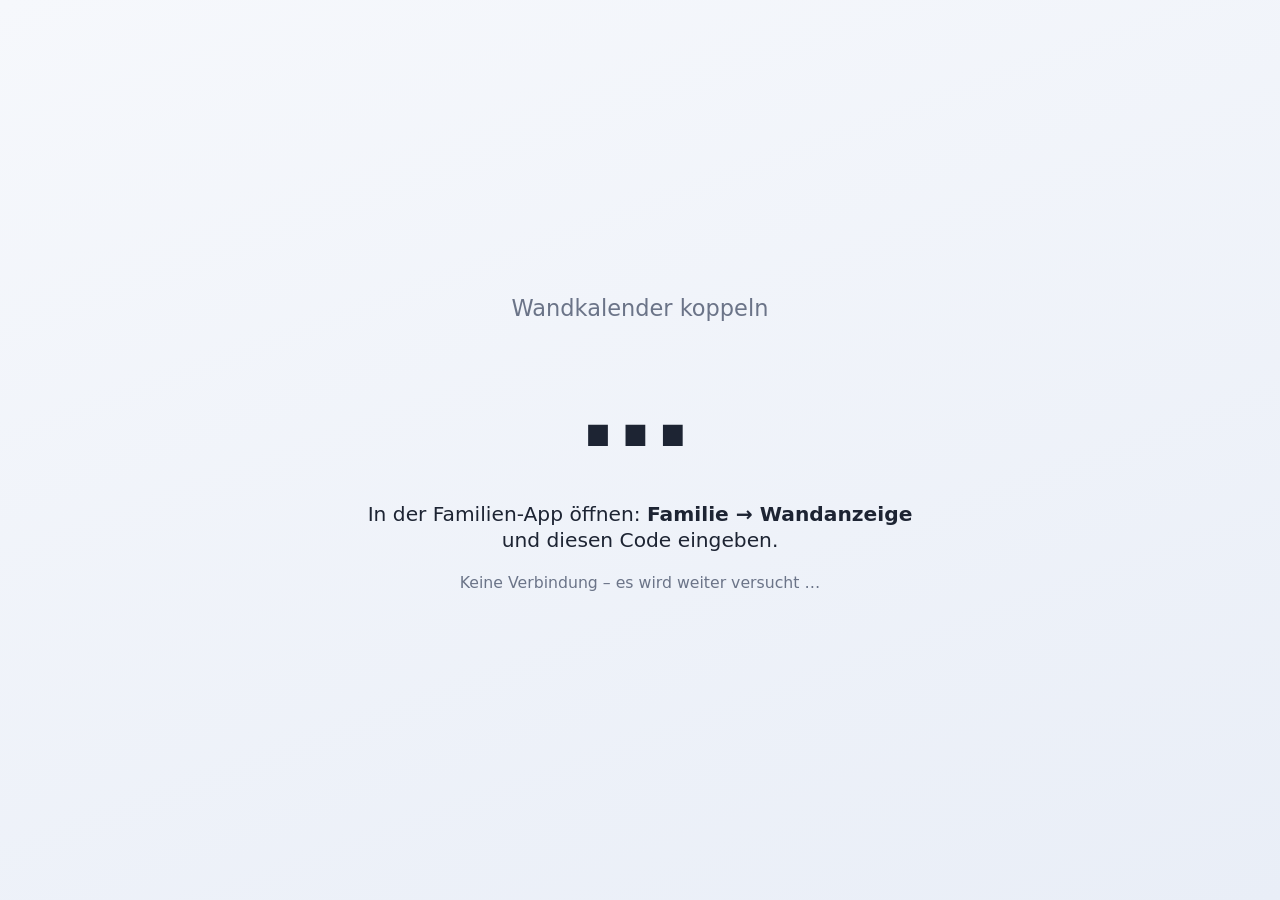
<file: site/wand.html>
<!doctype html>
<html lang="de">
<head>
  <meta charset="utf-8">
  <meta name="viewport" content="width=device-width, initial-scale=1">
  <meta name="theme-color" content="#ffffff">
  <meta name="color-scheme" content="light">
  <meta name="supported-color-schemes" content="light">
  <meta name="robots" content="noindex,nofollow">
  <link rel="icon" href="icon.svg">
  <link rel="stylesheet" href="wand.css">
  <title>Familien-Wandkalender</title>
</head>
<body>
  <div id="wall"></div>
  <script src="config.js"></script>
  <script src="ferien.js"></script>
  <script src="pyramide.js"></script>
  <script src="feier.js"></script>
  <script src="stimmung.js"></script>
  <script src="wand.js"></script>
</body>
</html>
</file>
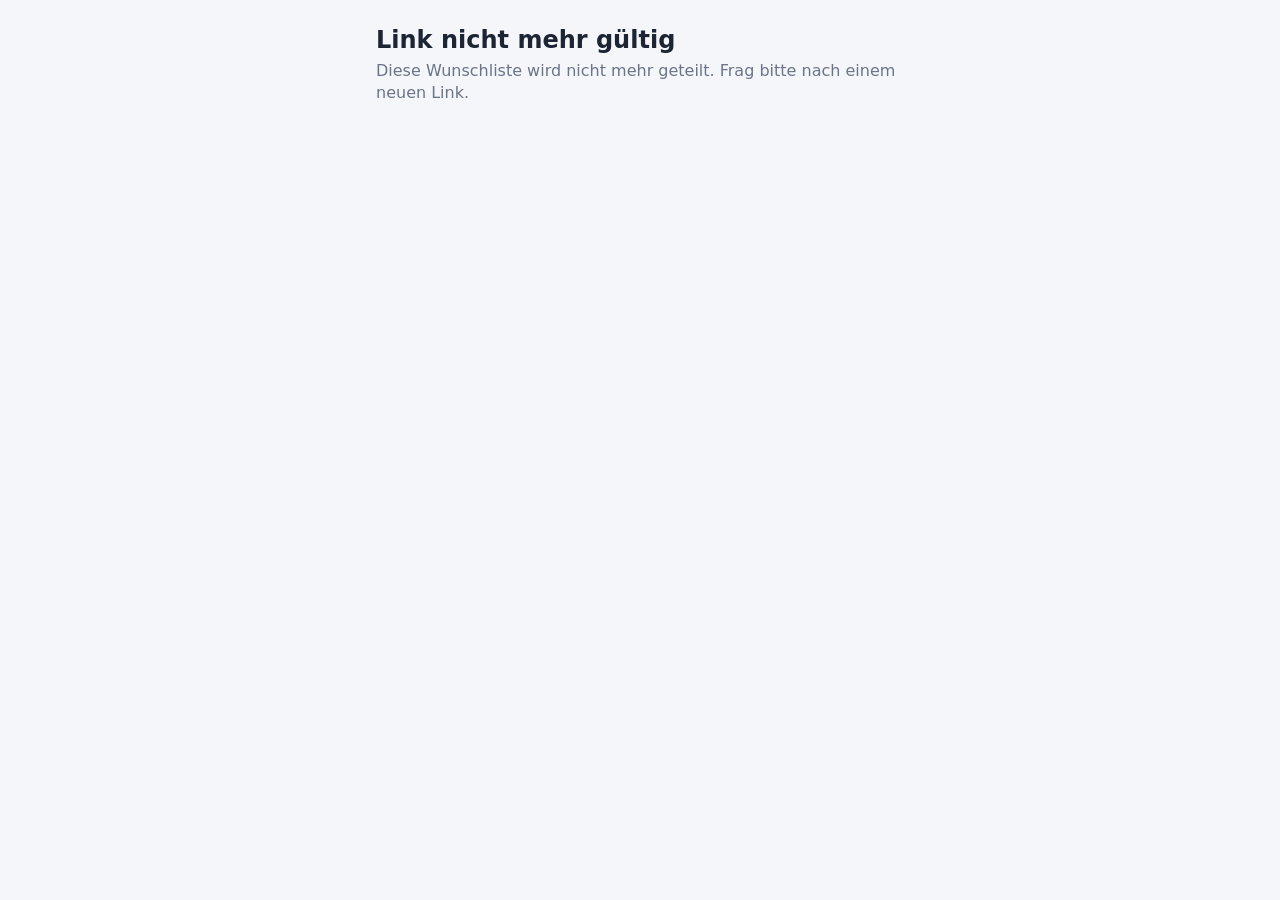
<file: site/wunsch.html>
<!doctype html>
<html lang="de">
<head>
<meta charset="utf-8">
<meta name="viewport" content="width=device-width, initial-scale=1, viewport-fit=cover">
<meta name="color-scheme" content="light dark">
<meta name="robots" content="noindex, nofollow">
<meta name="theme-color" content="#2b6cb0">
<meta property="og:title" content="🎁 Wunschliste">
<meta property="og:description" content="Schau, was sich jemand aus der Familie wünscht.">
<title>Wunschliste</title>
<style>
:root{color-scheme:light dark;--bg:#f4f6fa;--card:#fff;--text:#1d2433;--muted:#6b7488;--line:#e3e7ef;--primary:#2b6cb0;--ok:#2f9e5b;--warn:#fff4d6}
@media (prefers-color-scheme:dark){:root{--bg:#10141c;--card:#1a202c;--text:#eef1f7;--muted:#9aa4b8;--line:#2b3447;--warn:#3a3217}}
*{box-sizing:border-box}
html,body{margin:0;background:var(--bg);color:var(--text);font:16px/1.4 system-ui,-apple-system,"Segoe UI",Roboto,sans-serif}
main{max-width:560px;margin:0 auto;padding:18px 16px 40px}
h1{font-size:24px;margin:6px 0 2px}
.sub{color:var(--muted);margin:0 0 16px}
.card{background:var(--card);border:1px solid var(--line);border-radius:16px;padding:14px;margin:0 0 14px}
.card h2{font-size:17px;margin:0 0 6px}
.warn{background:var(--warn);border-radius:12px;padding:10px 12px;font-size:14px;margin:0 0 14px}
.w{padding:10px 0;border-top:1px solid var(--line)}
.w:first-of-type{border-top:0}
.t{font-weight:600}
.n{color:var(--muted);font-size:14px}
.row{display:flex;gap:8px;align-items:center;flex-wrap:wrap;margin-top:6px}
a.lnk{color:var(--primary);font-weight:600;text-decoration:none;font-size:14px}
button{font:inherit;font-weight:600;border:0;border-radius:12px;padding:9px 14px;background:var(--primary);color:#fff;cursor:pointer}
button.ghost{background:transparent;color:var(--muted);border:1px solid var(--line);font-weight:500;padding:6px 10px}
.done{color:var(--ok);font-weight:600;font-size:14px}
input{font:inherit;width:100%;padding:10px 12px;border-radius:12px;border:1px solid var(--line);background:var(--bg);color:var(--text)}
.bought .t{opacity:.55;text-decoration:line-through}
.err{color:#d64545}
</style>
</head>
<body>
<main id="m"><p class="sub">Lade Wunschliste …</p></main>
<script>
const URL_ = "https://wpiqwoprnoasuckrdwlr.supabase.co", KEY = "sb_publishable_sJfG-ghkxhk192jMytLhKA_XfroLdyf";
const TOKEN = new URLSearchParams(location.search).get("t") || "";
const OCC = [["Weihnachten", "🎄"], ["Geburtstag", "🎂"], ["Sonstiges", "🎁"]];
const $ = id => document.getElementById(id), m = $("m");
const esc = s => String(s == null ? "" : s).replace(/[&<>"']/g, c => ({ "&": "&amp;", "<": "&lt;", ">": "&gt;", '"': "&quot;", "'": "&#39;" }[c]));
const safeUrl = u => { u = String(u || "").trim(); if (!u) return ""; if (!/^[a-z][a-z0-9+.-]*:/i.test(u)) u = "https://" + u; return /^https?:\/\//i.test(u) ? u : ""; };
let name = ""; try { name = localStorage.getItem("wunsch_name") || ""; } catch (e) { /* egal */ }
async function rpc(fn, args) {
  const r = await fetch(`${URL_}/rest/v1/rpc/${fn}`, { method: "POST", headers: { apikey: KEY, Authorization: "Bearer " + KEY, "Content-Type": "application/json" }, body: JSON.stringify(args) });
  const t = await r.text(); let j = null; try { j = t ? JSON.parse(t) : null; } catch (e) { /* egal */ }
  if (!r.ok) throw new Error((j && j.message) || "Fehler");
  return j;
}
let data = null;
function show() {
  if (!data) { m.innerHTML = `<h1>Link nicht mehr gültig</h1><p class="sub">Diese Wunschliste wird nicht mehr geteilt. Frag bitte nach einem neuen Link.</p>`; return; }
  document.title = "Wunschliste von " + data.name;
  const list = data.wishes || [];
  m.innerHTML = `<h1>🎁 Wunschliste von ${esc(data.name)}</h1><p class="sub">${list.length} ${list.length === 1 ? "Wunsch" : "Wünsche"}</p>
    <div class="warn">🤫 Bist du selbst ${esc(data.name)}? Dann bitte nicht weiterlesen – hier steht, was schon besorgt ist. Überraschung!</div>
    <div class="card"><label for="nm" class="n">Dein Name (damit andere sehen, wer etwas besorgt)</label><input id="nm" maxlength="30" placeholder="z. B. Oma Inge" value="${esc(name)}"></div>
    ${OCC.map(([o, ic]) => { const l = list.filter(w => w.occasion === o); return l.length ? `<div class="card"><h2>${ic} ${o}</h2>${l.map(w => { const u = safeUrl(w.url);
      return `<div class="w ${w.bought ? "bought" : ""}"><div class="t">${esc(w.title)}${w.price ? ` <span class="n">· ${esc(w.price)}</span>` : ""}</div>${w.note ? `<div class="n">${esc(w.note)}</div>` : ""}
        <div class="row">${u ? `<a class="lnk" href="${esc(u)}" target="_blank" rel="noopener noreferrer">🔗 Zum Angebot</a>` : ""}
        ${w.bought ? `<span class="done">✔ schon besorgt${w.bought_by ? " von " + esc(w.bought_by) : ""}</span>${w.by_link ? `<button class="ghost" data-w="${esc(w.id)}" data-on="0">↺ Doch nicht</button>` : ""}` : `<button data-w="${esc(w.id)}" data-on="1">✔ Gekauft</button>`}</div></div>`; }).join("")}</div>` : ""; }).join("")}
    ${list.length ? "" : `<p class="sub">Noch keine Wünsche eingetragen.</p>`}
    <p class="n" style="text-align:center">Familienplaner</p>`;
  $("nm") && $("nm").addEventListener("input", e => { name = e.target.value; try { localStorage.setItem("wunsch_name", name); } catch (x) { /* egal */ } });
  m.querySelectorAll("button[data-w]").forEach(b => b.addEventListener("click", async () => {
    const on = b.dataset.on === "1";
    if (on && !name.trim()) { $("nm").focus(); $("nm").style.borderColor = "#d64545"; return; }
    b.disabled = true;
    try { await rpc("public_wish_mark", { p_token: TOKEN, p_wish: b.dataset.w, p_name: name, p_on: on }); await load(); }
    catch (e) { b.disabled = false; alert(e.message); }
  }));
}
async function load() { try { data = TOKEN ? await rpc("public_wishlist", { p_token: TOKEN }) : null; show(); } catch (e) { m.innerHTML = `<h1>Das hat nicht geklappt</h1><p class="sub err">${esc(e.message)}</p>`; } }
load();
</script>
</body>
</html>
</file>
<file: site/wand.css>
/* Wandkalender: nur Ansicht, fürs Display. Feste helle Darstellung, große Schrift. */
:root{color-scheme:light;--bg:#eef2f8;--card:#fff;--text:#1d2433;--muted:#6b7488;--line:#e2e7f0;--primary:#2b6cb0;--today:#fff8dc}
*{box-sizing:border-box}
html,body{margin:0;height:100%;background:linear-gradient(160deg,#f6f8fc 0%,#e9eef7 100%) fixed;color:var(--text);
  font:clamp(12px,min(1.35vw,2.4vh),22px)/1.3 system-ui,-apple-system,"Segoe UI",Roboto,sans-serif;
  overflow:hidden;cursor:none;-webkit-user-select:none;user-select:none}
button{font:inherit;color:inherit;cursor:none}
#wall{height:100dvh;display:flex;flex-direction:column;padding:.6em .8em .4em;gap:.5em}

/* Kopfzeile */
.head{display:flex;align-items:center;gap:.7em;flex:none;min-width:0}
.head .title{font-weight:700;font-size:1.2em;white-space:nowrap;overflow:hidden;text-overflow:ellipsis;min-width:0}
.head .range{color:var(--muted);white-space:nowrap}
.head .grow{flex:1}
.clock{text-align:right;line-height:1.1}
.clock{flex:none;white-space:nowrap}.clock b{font-size:1.7em;font-weight:700;display:block}
.clock span{color:var(--muted)}
.buttons{display:flex;gap:.4em;flex-wrap:nowrap;flex:none;align-items:center}
.btn{display:inline-flex;align-items:center;gap:.4em;white-space:nowrap;padding:.45em .8em;border:1px solid var(--line);border-radius:.8em;
  background:var(--card);font-weight:600}
.btn.on{background:var(--primary);border-color:var(--primary);color:#fff}
.btn.nav{padding:.55em .8em}
.stale{background:#ffe3e3;color:#a12626;padding:.2em .7em;border-radius:.6em;font-size:.85em}

/* Wochenraster: links Personen, oben Tage */
.view{flex:1;min-height:0;display:flex;flex-direction:column;overflow:auto}
.grid{flex:1 0 auto;display:grid;gap:1px;background:var(--line);border:1px solid var(--line);border-radius:.8em;overflow:hidden}
.grid>div{background:var(--card);min-width:0;min-height:0;overflow:hidden}
.dayh{padding:.4em .5em;text-align:center;font-weight:600;background:#fafbfd!important}
.dayh small{display:block;color:var(--muted);font-weight:400}
.dayh.today{background:var(--today)!important}
.dayh.we{color:#a14a4a}
.corner{background:#fafbfd!important;padding:4px;display:flex}
.pod{position:relative;display:block;width:100%;min-height:60px;padding:0;border:0;border-radius:10px;overflow:hidden;background:#000;cursor:pointer;box-shadow:0 1px 4px #0003}
.pod img{position:absolute;inset:0;width:100%;height:100%;object-fit:cover}
.podc{position:absolute;left:0;right:0;bottom:0;padding:2px 6px;font:600 11px/1.3 system-ui,sans-serif;color:#fff;background:#000a;text-align:left;white-space:nowrap;overflow:hidden;text-overflow:ellipsis}
.person{display:flex;align-items:center;gap:.5em;padding:.4em .5em;font-weight:600;background:#fafbfd!important}
.person .pn{min-width:0;overflow:hidden;text-overflow:ellipsis;white-space:nowrap}
.cell{padding:.25em;display:flex;flex-direction:column;gap:.2em}
.cell.today{background:var(--today)!important}
.chip{padding:.15em .4em;border-left:.3em solid var(--c);background:var(--bg-c);border-radius:.3em;
  font-size:.9em;line-height:1.2;overflow:hidden;overflow-wrap:anywhere;flex-shrink:0}
.chip b{font-weight:700;margin-right:.3em}
.more{color:var(--muted);font-size:.8em;padding-left:.3em}

.avatar{display:inline-flex;align-items:center;justify-content:center;width:2.3em;height:2.3em;border-radius:50%;
  overflow:hidden;flex:none;font-size:1em;color:#fff}
.avatar img{width:100%;height:100%;object-fit:cover}
.avatar.s{width:1.8em;height:1.8em}

/* andere Ansichten */
.cards{flex:1;min-height:0;display:grid;gap:.7em;grid-auto-flow:column;grid-auto-columns:minmax(0,1fr)}
.card{background:var(--card);border:1px solid var(--line);border-radius:.8em;padding:.8em;overflow:hidden;display:flex;flex-direction:column;gap:.4em}
.card h2{margin:0 0 .2em;font-size:1.1em;display:flex;align-items:center;gap:.5em}
.row{display:flex;align-items:center;gap:.6em;padding:.3em 0;border-bottom:1px solid var(--line)}
.row:last-child{border:0}
.row .grow{flex:1;min-width:0}
.pts{background:#eaf2ff;color:var(--primary);border-radius:.6em;padding:.05em .5em;font-weight:700;font-size:.9em;white-space:nowrap}
.done{text-decoration:line-through;color:var(--muted)}
.muted{color:var(--muted)}
.cols{columns:3 14em;column-gap:1.2em;flex:1;min-height:0;overflow:hidden}
.item{break-inside:avoid;padding:.35em .2em;border-bottom:1px solid var(--line)}
.meals{flex:1;min-height:0;display:grid;grid-template-columns:repeat(7,1fr);gap:.6em}
.meal{background:var(--card);border:1px solid var(--line);border-radius:.8em;overflow:hidden;display:flex;flex-direction:column;min-width:0}
.meal.today{background:var(--today)}
.meal .d{padding:.4em .6em;font-weight:600;background:#fafbfd;text-align:center}
.meal.today .d{background:var(--today)}
.meal .img{flex:1;min-height:0;background:#eee center/cover no-repeat}
.meal .t{padding:.5em .6em;font-weight:600}
.meal .empty{flex:1;display:flex;align-items:center;justify-content:center;color:var(--muted)}
.chat{flex:1;min-height:0;display:flex;flex-direction:column;justify-content:flex-end;gap:.5em;overflow:hidden}
.msg{display:flex;gap:.6em;align-items:flex-start}
.bubble{background:var(--card);border:1px solid var(--line);border-radius:.8em;padding:.4em .8em;max-width:70%}
.bubble small{color:var(--muted);display:block}
.center{height:100dvh;display:flex;align-items:center;justify-content:center;text-align:center;padding:2em;color:var(--muted);font-size:1.3em}

/* Fußzeile: Stand der Daten; rechts Platz für das Netlify-Schild */
.foot{flex:none;height:2.6em;display:flex;align-items:center;color:var(--muted);font-size:.8em}
/* Kleine/niedrige Bildschirme (z. B. Handy quer): Datum und Wochenangabe weglassen, Tasten nur mit Symbol */
@media (max-width:1100px){.head .range,.clock span{display:none}}
@media (max-width:820px){.btn .lbl{display:none}.btn{padding:.45em .6em}}

.center.pair .code{font-size:5em;font-weight:700;letter-spacing:.08em;color:var(--text);margin:.1em 0}
.center.pair p{font-size:.9em;color:var(--text)}
.center.pair p.muted{color:var(--muted);font-size:.7em}

/* ---- Version 2: Kalender hübscher, heutiger Tag mit dickem Rahmen ---- */
.view,#wall{touch-action:pan-y}
.head .title{font-size:1.4em;letter-spacing:.01em}
.head .range{font-size:.95em}
.btn{box-shadow:0 .1em .3em rgba(30,50,90,.08)}
.grid{position:relative;gap:2px;border:0;border-radius:1em;box-shadow:0 .25em 1.2em rgba(30,50,90,.12);background:#d9e0ec}
.dayh{display:flex;flex-direction:column;align-items:center;justify-content:center;line-height:1.05;padding:.35em .3em;background:linear-gradient(#ffffff,#f4f7fc)!important}
.dayh .wd{font-size:.8em;font-weight:700;letter-spacing:.12em;text-transform:uppercase;color:var(--muted)}
.dayh .dn{font-size:1.9em;font-weight:800;line-height:1.05}
.dayh small{font-size:.75em;margin-top:.05em}
.dayh.we .wd,.dayh.we .dn{color:#b4503f}
.dayh.today{background:var(--primary)!important;color:#fff}
.dayh.today .wd,.dayh.today .dn,.dayh.today small{color:var(--today-text,#fff)}
.dayh.past .dn,.dayh.past .wd{opacity:.5}
.cell.we{background:#fcf7f6!important}
.cell.past{opacity:.6}
.cell.today{background:var(--today)!important}
.person{background:linear-gradient(90deg,#ffffff,#f4f7fc)!important}
.chip{border-radius:.45em;box-shadow:0 .08em .2em rgba(30,50,90,.12);padding:.2em .45em}
.todaybox{position:absolute;pointer-events:none;border:.32em solid var(--primary);border-radius:.7em;background:transparent!important;z-index:3;
  box-shadow:0 0 1em rgba(43,108,176,.35)}
.head .range{overflow:hidden;text-overflow:ellipsis;min-width:0;flex:0 1 auto}
.head .title{flex:none;max-width:40%}

/* heute = grün */
:root{--green:#2e9d5b}
.dayh.today{background:var(--green)!important}
.todaybox{border-color:var(--green);box-shadow:0 0 1em var(--green-glow,rgba(46,157,91,.4))}

/* Feiertage (rot) und Schulferien NRW (blau): Hintergrund von Kopf und Spalte */
.dayh.fer{background:#cfe3fa!important}
.dayh.fer.today{background:var(--green)!important}
.dayh.hol,.dayh.hol.today{background:#d94444!important;color:#fff}
.dayh.hol .wd,.dayh.hol .dn,.dayh.hol small{color:#fff!important}
.dayh .hn{max-width:100%;overflow:hidden;text-overflow:ellipsis;white-space:nowrap;font-weight:700;margin-top:.1em}
.cell.fer:not(.today){background:#e8f1fc!important}
.cell.hol:not(.today){background:#fdeaea!important}

/* Vollbild-Knopf unten rechts */
.foot .grow{flex:1}
.fsb{font-size:.9em;padding:.25em .8em;opacity:.75;box-shadow:none}

/* Nachtmodus */
body:has(.nightscr){background:#000}
.nightscr{position:fixed;inset:0;background:#000;color:#3a3a3a;display:flex;flex-direction:column;align-items:center;justify-content:center;gap:8px}
.nightscr b{font-size:min(22vw,260px);font-weight:300;letter-spacing:.02em}
.nightscr span{font-size:min(4vw,44px)}

/* Verstecktes Menü */
.wmenu{position:fixed;inset:0;z-index:100003;background:#000a;display:flex;align-items:center;justify-content:center}
.wbox{background:#1c2230;color:#fff;border-radius:20px;padding:22px;min-width:min(420px,90vw);display:flex;flex-direction:column;gap:12px;font-family:system-ui,sans-serif}
.wbox h3{margin:0 0 4px;font-size:22px}
.wbox .btn{padding:16px;font-size:18px;text-align:left;background:#2f6fdd;color:#fff;border:1px solid #5b8fe8;width:100%}
.wbox .btn.ghost{background:#39414f;border-color:#59627a}
.wmsg{min-height:20px;color:#ffd34d}

/* Hinweis-Zahl und Blinken bei Neuem */
.buttons .btn{position:relative}
.bdg{position:absolute;top:-8px;right:-8px;min-width:26px;height:26px;padding:0 6px;border-radius:13px;background:#e5252b;color:#fff;font:700 15px/26px system-ui,sans-serif;font-style:normal;text-align:center;box-shadow:0 0 0 2px #fff}
.btn.blink{animation:wblink 1s ease-in-out infinite}
@keyframes wblink{0%,100%{background:var(--card,#fff);box-shadow:0 0 0 0 #e5252b}50%{background:#ff6b6f;box-shadow:0 0 16px 4px #e5252b}}

/* Hilfe-Hinweis in der Kopfzeile */
.helpbar{position:fixed;bottom:6px;left:50%;transform:translateX(-50%);z-index:50;background:#e5252b;color:#fff;font-weight:800;font-size:1.05em;padding:.3em 1em;border-radius:1em;animation:wblink2 .9s ease-in-out infinite;white-space:nowrap;box-shadow:0 2px 10px #0005}
.helpbar+.helpbar{left:calc(50% + 9em)}
@keyframes wblink2{0%,100%{opacity:1}50%{opacity:.45}}

/* Bildschirmschoner: Bild des Tages */
.saver{position:fixed;inset:0;background:#000;overflow:hidden}
.saver img{width:100%;height:100%;object-fit:contain;animation:skb 40s ease-in-out infinite alternate}
@keyframes skb{from{transform:scale(1)}to{transform:scale(1.06)}}
.scap{position:absolute;left:24px;bottom:20px;color:#fff;font:600 clamp(16px,2.4vw,30px) system-ui,sans-serif;text-shadow:0 2px 8px #000}
.sclock{position:absolute;right:24px;bottom:20px;color:#fff;font:300 clamp(24px,4vw,56px) system-ui,sans-serif;text-shadow:0 2px 8px #000}

.shint{position:absolute;right:24px;top:18px;color:#fffc;font:500 clamp(12px,1.6vw,18px) system-ui,sans-serif;text-shadow:0 1px 6px #000}

/* Flammen */
.flw{position:relative;display:inline-flex;flex:none;vertical-align:middle}
.flr{position:absolute;left:50%;bottom:-9px;transform:translateX(-50%);display:flex;font-size:11px;line-height:1;pointer-events:none;white-space:nowrap;z-index:3}
.flr i{font-style:normal;animation:flk 1.1s ease-in-out infinite alternate}
.flr i:nth-child(2){animation-delay:.25s}.flr i:nth-child(3){animation-delay:.5s}
@keyframes flk{from{transform:translateY(0) scale(1)}to{transform:translateY(-2px) scale(1.18)}}
.fx .avatar{animation:fxg .7s ease-in-out infinite alternate}
.fx-flame .avatar{box-shadow:0 0 8px 3px #ffb300,0 -3px 14px 5px #ff5a00}
.fx-heart .avatar{box-shadow:0 0 8px 3px #ff8fb1,0 -3px 14px 5px #ff2d6f}
.fx-poop .avatar{box-shadow:0 0 8px 3px #b07a3c,0 -3px 14px 5px #6b4423}
@keyframes fxg{from{filter:brightness(1)}to{filter:brightness(1.18)}}
.fx::before,.fx::after{content:attr(data-s);position:absolute;top:-4px;font-size:15px;line-height:1;z-index:5;pointer-events:none;animation:fxup 1.2s ease-in infinite}
.fx::before{left:-4px}.fx::after{right:-4px;animation-delay:.6s}
@keyframes fxup{0%{transform:translateY(8px) scale(.6);opacity:0}30%{opacity:1}100%{transform:translateY(-12px) scale(1.1);opacity:0}}
.flw.sm .flr{font-size:8px;bottom:-6px}
.flw.sm.fx::before,.flw.sm.fx::after{font-size:10px;top:-2px}
.flw.sm.fx-flame .avatar{box-shadow:0 0 5px 2px #ffb300,0 -2px 8px 3px #ff5a00}
.flw.sm.fx-heart .avatar{box-shadow:0 0 5px 2px #ff8fb1,0 -2px 8px 3px #ff2d6f}
.flw.sm.fx-poop .avatar{box-shadow:0 0 5px 2px #b07a3c,0 -2px 8px 3px #6b4423}

/* ---- Farbwelten der Wandanzeige (html[data-wt]); ohne Wert bleibt die helle Standard-Wand ----
   Klare, leuchtende Farben: neutraler dunkler Grund, die Farbe sitzt in der Kopfleiste, den Tageskoepfen, Tasten und Rahmen. */
html[data-wt]{color-scheme:dark;--hd-text:#fff;--on-primary:#fff;--text:#fff}
html[data-wt="spinne"]{--bg:#0a0e22;--card:#131a3b;--head2:#1d2b73;--muted:#aab6f0;--line:#2a3a8c;--primary:#ff2d4d;--accent:#6ea0ff;--hd-a:#e5203f;--hd-b:#2f55e0;--today:#243079;--we:#0f1534;--fer:#2563eb;--ferc:#10265e;--pts:#2a3a8c}
html[data-wt="eisen"]{--bg:#0e0f12;--card:#1a1b20;--head2:#7a1419;--muted:#c4c4cc;--line:#34353c;--primary:#ee2a31;--accent:#ffc61a;--hd-a:#d71f26;--hd-b:#f5b800;--hd-text:#fff;--today:#2d2e36;--we:#131418;--fer:#2563eb;--ferc:#10265e;--pts:#4a1a1c}
html[data-wt="gold"]{--bg:#0d0d0f;--card:#19191d;--head2:#2b2b32;--muted:#c4c4cc;--line:#37373f;--primary:#ffc61a;--accent:#ffc61a;--hd-a:#ffc61a;--hd-b:#ffe27a;--hd-text:#14110a;--on-primary:#14110a;--today:#2d2d35;--we:#121215;--fer:#2563eb;--ferc:#10265e;--pts:#3a3a44}
html[data-wt="bronze"]{--bg:#0e0e10;--card:#1a1a1e;--head2:#2c2c33;--muted:#c4c4cc;--line:#38383f;--primary:#ff8a1f;--accent:#ff9d3d;--hd-a:#f06a10;--hd-b:#ffa94d;--hd-text:#150b02;--on-primary:#150b02;--today:#2e2e36;--we:#131316;--fer:#2563eb;--ferc:#10265e;--pts:#3a3a44}
html[data-wt="ozean"]{--bg:#07112b;--card:#0f2149;--head2:#17418f;--muted:#a9c4f5;--line:#1f4aa6;--primary:#2f86ff;--accent:#5cc8ff;--hd-a:#1565ff;--hd-b:#2fb4ff;--today:#1c4aa0;--we:#0b1a3c;--fer:#2f86ff;--ferc:#12306e;--pts:#1f4aa6}
html[data-wt],html[data-wt] body{background:var(--bg)!important;color:var(--text)}
/* Kopfleiste: leuchtender Farbverlauf */
html[data-wt] .head{background:linear-gradient(90deg,var(--hd-a),var(--hd-b));color:var(--hd-text);padding:.35em .8em;border-radius:1em;box-shadow:0 .2em .8em rgba(0,0,0,.5)}
html[data-wt] .head .range,html[data-wt] .clock span{color:var(--hd-text);opacity:.85}
html[data-wt] .btn{background:rgba(10,12,20,.78);color:#fff;border-color:rgba(255,255,255,.28);box-shadow:none}
html[data-wt] .btn.on{background:#fff;color:#10131c;border-color:#fff}
html[data-wt] .stale{background:#5a1010;color:#ffd0d0}
html[data-wt] .grid{background:var(--line);box-shadow:0 .25em 1.2em rgba(0,0,0,.55)}
html[data-wt] .dayh:not(.today):not(.fer):not(.hol),html[data-wt] .corner,html[data-wt] .person{background:var(--head2)!important}
html[data-wt] .dayh .wd{color:var(--accent)}
html[data-wt] .dayh.fer:not(.today):not(.hol){background:var(--fer)!important}
html[data-wt] .dayh.fer:not(.today) .wd{color:#fff}
html[data-wt] .dayh.we:not(.hol) .wd,html[data-wt] .dayh.we:not(.hol) .dn{color:#ff8f7a}
html[data-wt] .dayh.today.we .wd,html[data-wt] .dayh.today.we .dn{color:var(--today-text,#fff)}
html[data-wt] .cell{background:var(--card)}
html[data-wt] .cell.we:not(.today){background:var(--we)!important}
html[data-wt] .cell.fer:not(.today){background:var(--ferc)!important}
html[data-wt] .cell.hol:not(.today){background:#4a1218!important}
html[data-wt] .cell.today{background:var(--today)!important}
html[data-wt] .chip{box-shadow:0 .08em .2em rgba(0,0,0,.45)}
html[data-wt] .pts{background:var(--pts);color:#fff}
html[data-wt] .meal .d{background:var(--head2)}
html[data-wt] .meal .img{background-color:var(--line)}
html[data-wt] .bdg{box-shadow:0 0 0 2px var(--bg)}
html[data-wt] .foot{color:var(--muted)}

/* frei gewaehlte Tastenfarbe */
html[data-bc] .btn{background:var(--btn-c)!important;color:var(--btn-t)!important;border-color:rgba(255,255,255,.35)!important}
html[data-bc] .btn.on{font-weight:800;box-shadow:0 0 0 .2em var(--btn-t),0 0 .9em .25em var(--btn-c)!important}
</file>
